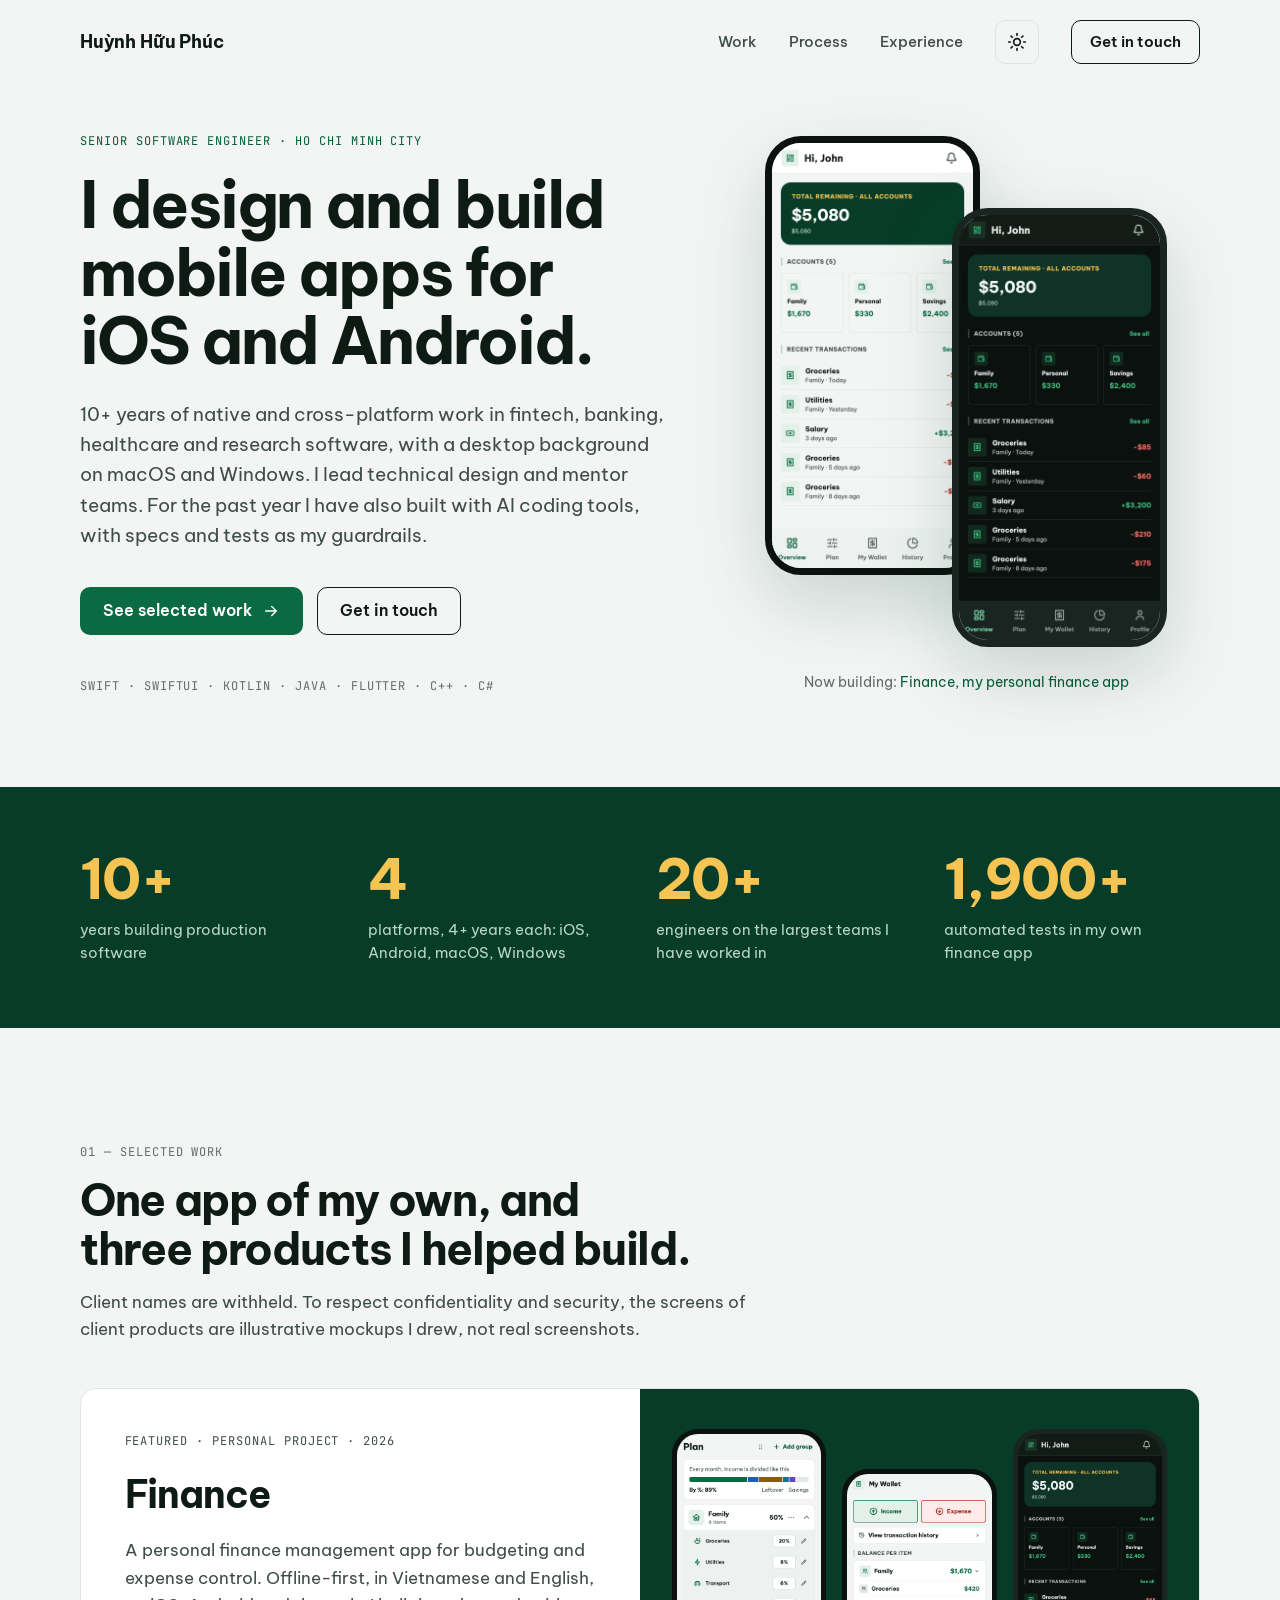
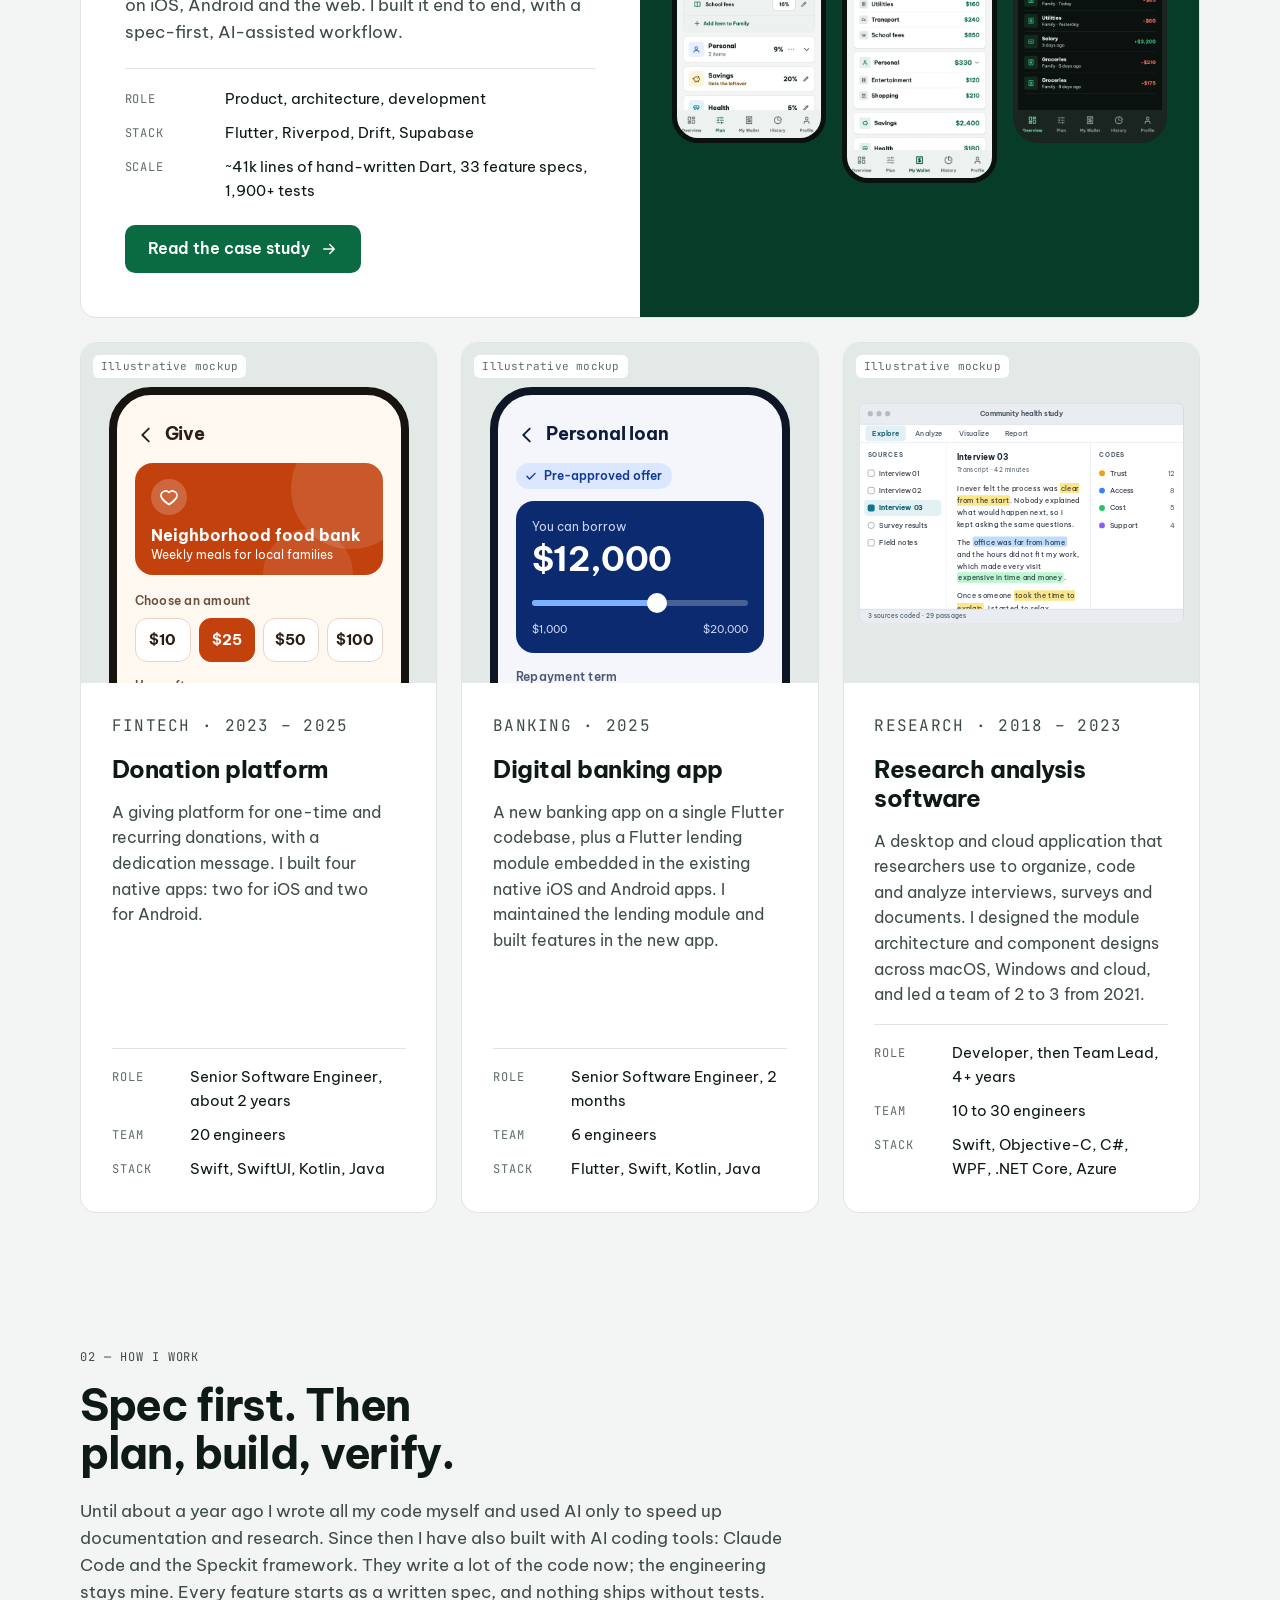
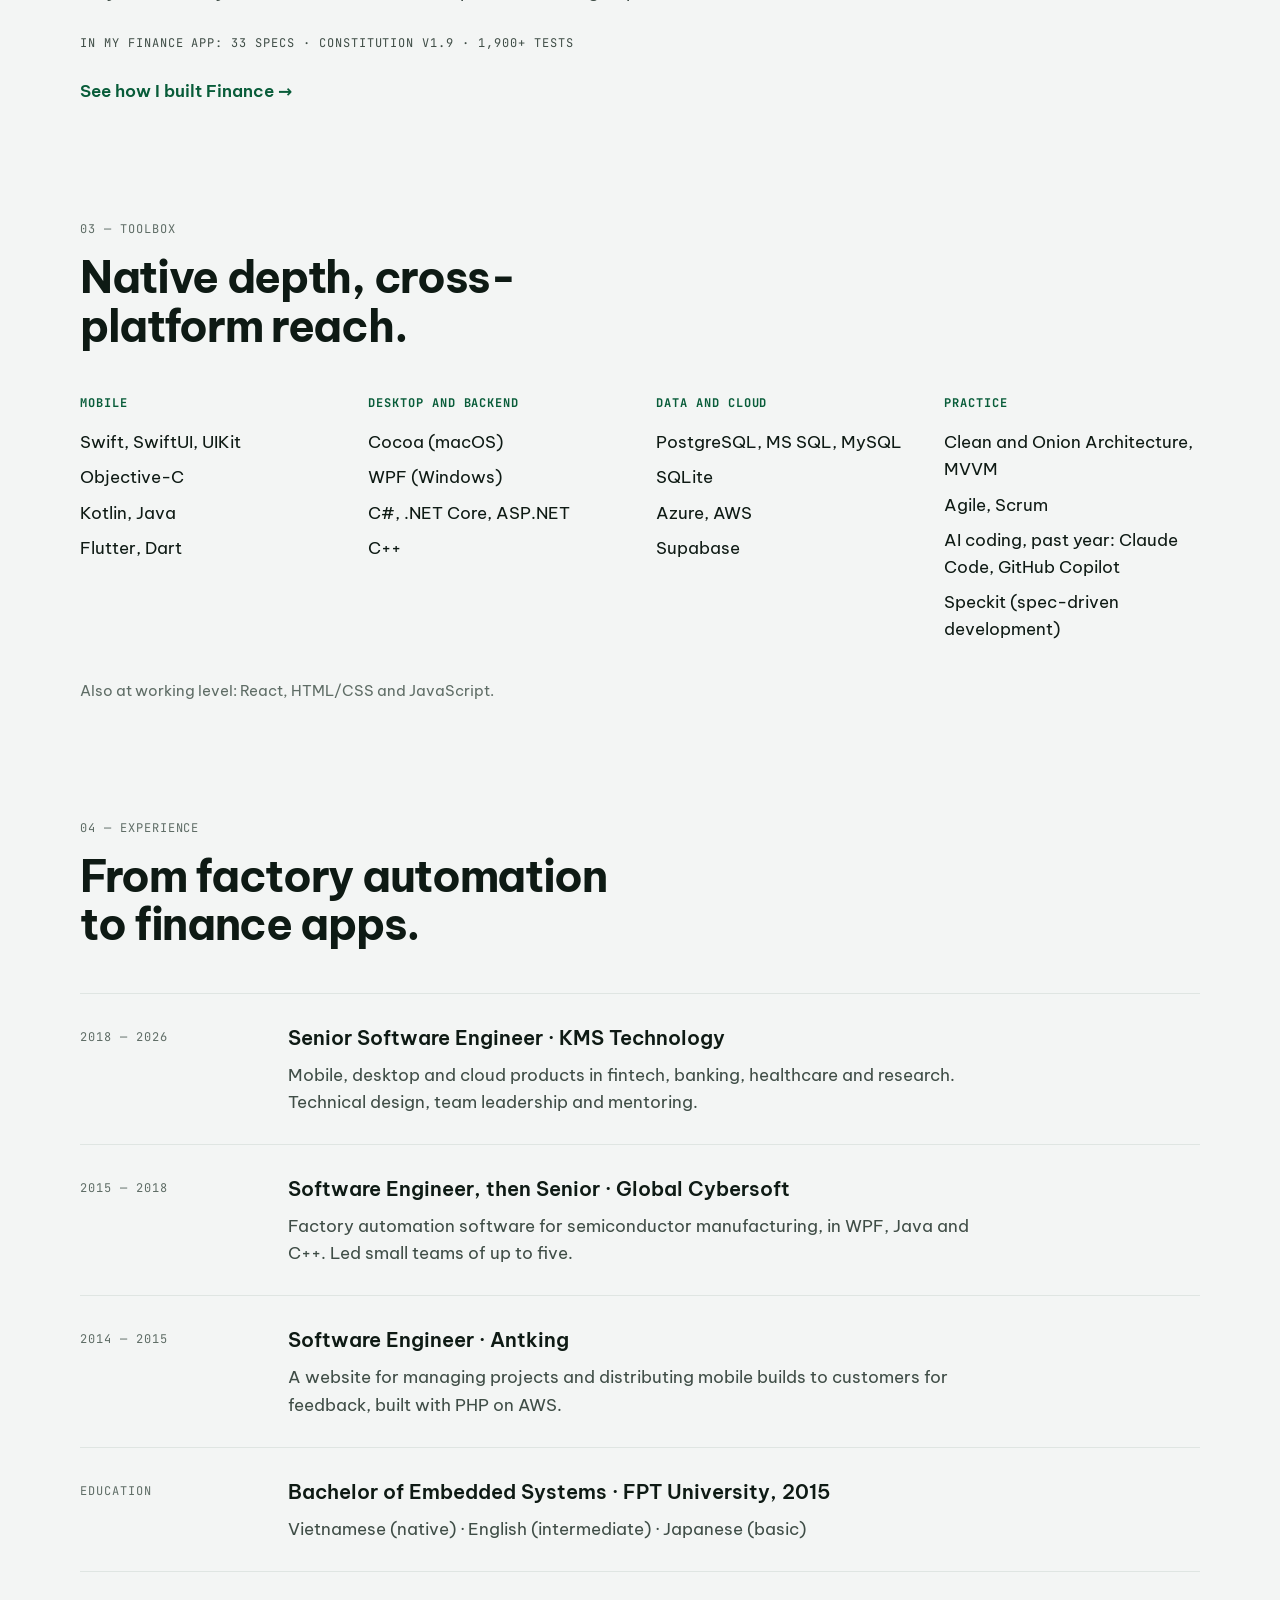
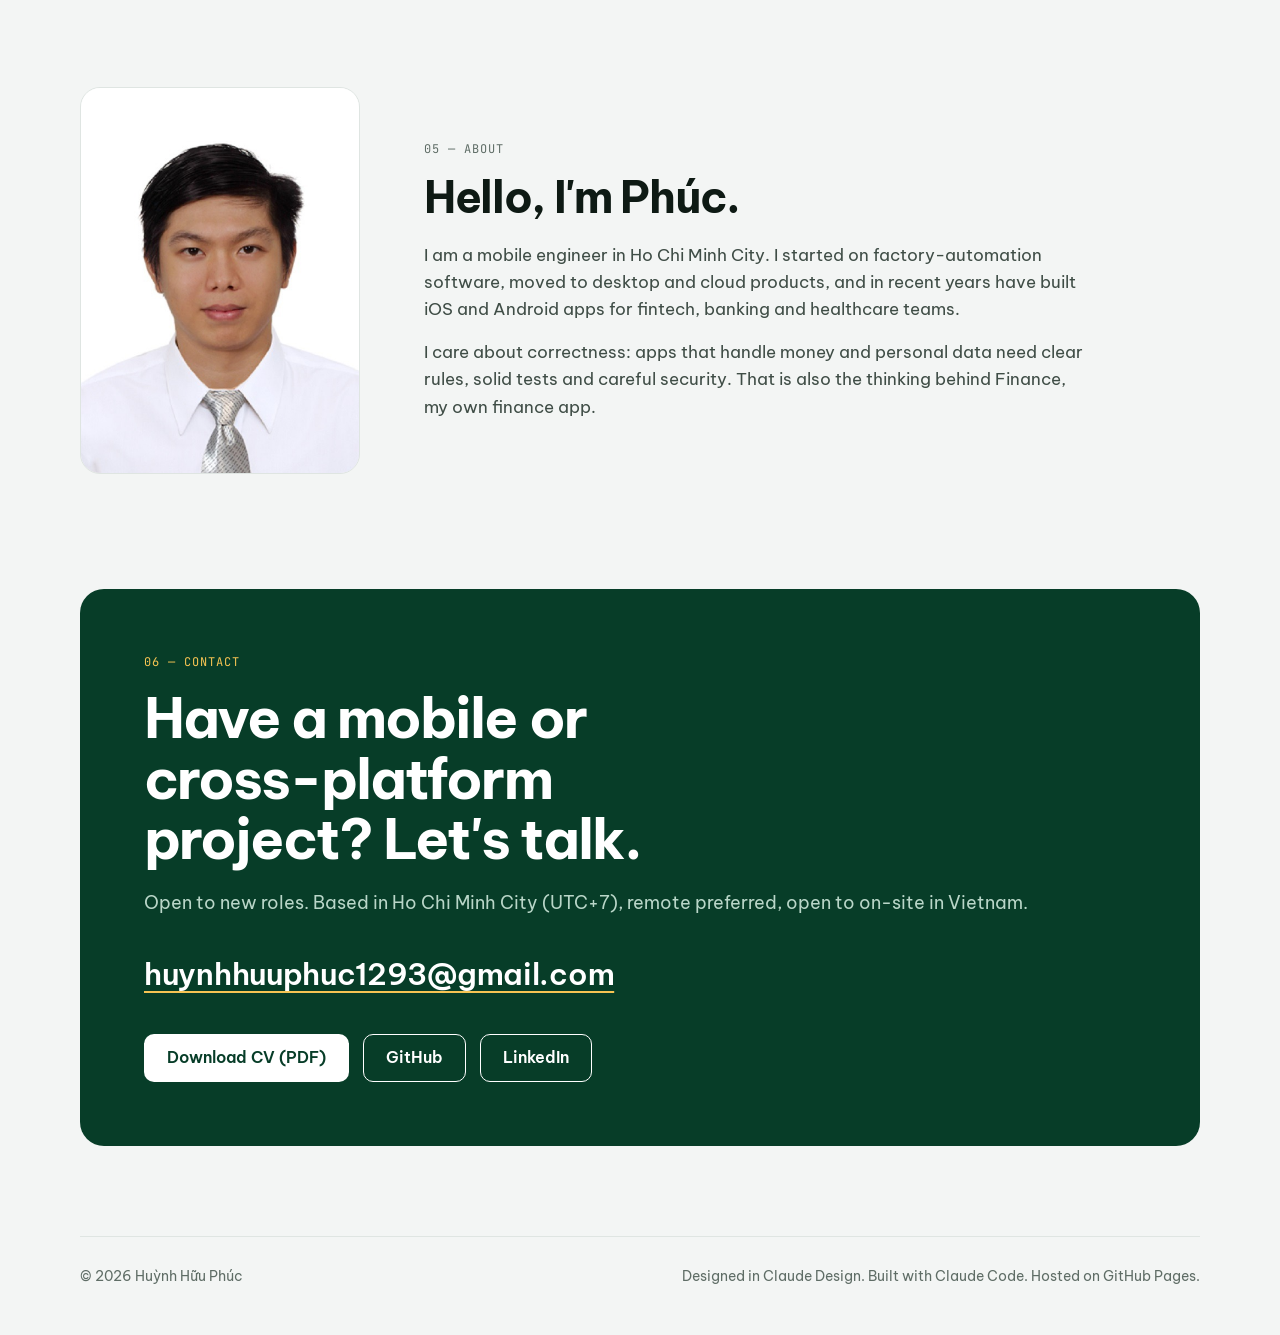
<file: index.html>
<!doctype html>
<html lang="en">
<head>
<meta charset="utf-8">
<meta name="viewport" content="width=device-width, initial-scale=1">
<title>Huỳnh Hữu Phúc · Senior Mobile Engineer (iOS, Android, Flutter)</title>
<meta name="description" content="Senior mobile engineer in Ho Chi Minh City with 10+ years of native and cross-platform work for iOS, Android and Flutter, plus a desktop background on macOS and Windows. Selected work, process and contact.">
<link rel="canonical" href="https://phuchuynh2712.github.io/my-portfolio/">
<meta property="og:type" content="website">
<meta property="og:title" content="Huỳnh Hữu Phúc · Senior Mobile Engineer">
<meta property="og:description" content="10+ years of native and cross-platform mobile apps for iOS and Android.">
<meta property="og:url" content="https://phuchuynh2712.github.io/my-portfolio/">
<meta property="og:image" content="https://phuchuynh2712.github.io/my-portfolio/assets/img/og.png">
<meta property="og:image:width" content="1200">
<meta property="og:image:height" content="630">
<meta property="og:image:alt" content="Huỳnh Hữu Phúc, Senior Mobile Engineer: iOS, Android, Flutter. 10+ years, Ho Chi Minh City.">
<meta name="twitter:card" content="summary_large_image">
<meta name="twitter:image" content="https://phuchuynh2712.github.io/my-portfolio/assets/img/og.png">
<meta name="theme-color" content="#073d28">
<link rel="icon" href="assets/img/favicon.svg" type="image/svg+xml">
<link rel="preconnect" href="https://fonts.googleapis.com">
<link rel="preconnect" href="https://fonts.gstatic.com" crossorigin>
<link rel="stylesheet" href="https://fonts.googleapis.com/css2?family=Be+Vietnam+Pro:wght@400;500;600;700&family=JetBrains+Mono:wght@400;500&display=swap">
<link rel="stylesheet" href="assets/css/styles.css">
<script src="assets/js/site.js"></script>
<script type="application/ld+json">
{
  "@context": "https://schema.org",
  "@type": "Person",
  "name": "Huỳnh Hữu Phúc",
  "jobTitle": "Senior Software Engineer",
  "image": "https://phuchuynh2712.github.io/my-portfolio/assets/img/portrait.jpg",
  "url": "https://phuchuynh2712.github.io/my-portfolio/",
  "address": { "@type": "PostalAddress", "addressLocality": "Ho Chi Minh City", "addressCountry": "VN" },
  "sameAs": [
    "https://github.com/phuchuynh2712",
    "https://www.linkedin.com/in/phuc-huynh-051a99437/"
  ]
}
</script>
</head>
<body id="top">
<a class="skip-link" href="#main">Skip to content</a>

<header class="site-header">
  <div class="container">
    <div class="bar">
      <a class="brand" href="#top">Huỳnh Hữu Phúc</a>
      <nav class="nav" aria-label="Main">
        <div class="nav-links">
          <a href="#work">Work</a>
          <a href="#process">Process</a>
          <a href="#experience">Experience</a>
        </div>
        <button class="theme-toggle" id="theme-toggle" type="button" aria-label="Switch between light and dark theme">
          <svg class="icon-sun" width="20" height="20" viewBox="0 0 24 24" fill="none" stroke="currentColor" stroke-width="2" stroke-linecap="round" stroke-linejoin="round" aria-hidden="true"><circle cx="12" cy="12" r="4"/><path d="M12 2v2M12 20v2M4.9 4.9l1.4 1.4M17.7 17.7l1.4 1.4M2 12h2M20 12h2M4.9 19.1l1.4-1.4M17.7 6.3l1.4-1.4"/></svg>
          <svg class="icon-moon" width="20" height="20" viewBox="0 0 24 24" fill="none" stroke="currentColor" stroke-width="2" stroke-linecap="round" stroke-linejoin="round" aria-hidden="true"><path d="M21 12.8A9 9 0 1 1 11.2 3a7 7 0 0 0 9.8 9.8z"/></svg>
        </button>
        <a class="btn btn--ghost btn--small" href="#contact">Get in touch</a>
      </nav>
    </div>
  </div>
</header>

<main id="main">

<section class="hero container" aria-labelledby="hero-title">
  <div class="hero-grid">
    <div class="hero-text">
      <p class="mono mono--accent">Senior Software Engineer · Ho Chi Minh City</p>
      <h1 id="hero-title">I design and build mobile apps for iOS and Android.</h1>
      <p class="lede">10+ years of native and cross-platform work in fintech, banking, healthcare and research software, with a desktop background on macOS and Windows. I lead technical design and mentor teams. For the past year I have also built with AI coding tools, with specs and tests as my guardrails.</p>
      <div class="cta-row">
        <a class="btn btn--primary" href="#work">See selected work
          <svg width="18" height="18" viewBox="0 0 24 24" fill="none" stroke="currentColor" stroke-width="2" stroke-linecap="round" stroke-linejoin="round" aria-hidden="true"><path d="M5 12h14M13 6l6 6-6 6"/></svg></a>
        <a class="btn btn--ghost" href="#contact">Get in touch</a>
      </div>
      <p class="mono skills-line">Swift · SwiftUI · Kotlin · Java · Flutter · C++ · C#</p>
    </div>
    <div class="hero-visual">
      <div class="hero-phones">
        <img class="phone" src="assets/img/ks-overview-light.png" width="820" height="1728" alt="Finance app, overview screen in light theme">
        <img class="phone phone--dark" src="assets/img/ks-overview-dark.png" width="820" height="1728" alt="Finance app, overview screen in dark theme">
      </div>
      <p class="hero-caption">Now building: <a href="finance/">Finance, my personal finance app</a></p>
    </div>
  </div>
</section>

<section class="stats" aria-label="At a glance">
  <div class="container">
    <div class="stats-grid">
      <div><div class="stat-num">10+</div><div class="stat-label">years building production software</div></div>
      <div><div class="stat-num">4</div><div class="stat-label">platforms, 4+ years each: iOS, Android, macOS, Windows</div></div>
      <div><div class="stat-num">20+</div><div class="stat-label">engineers on the largest teams I have worked in</div></div>
      <div><div class="stat-num">1,900+</div><div class="stat-label">automated tests in my own finance app</div></div>
    </div>
  </div>
</section>

<section class="section container" id="work" aria-labelledby="work-title">
  <div class="section-head">
    <p class="mono">01 — Selected work</p>
    <h2 id="work-title">One app of my own, and three products I helped build.</h2>
    <p class="intro">Client names are withheld. To respect confidentiality and security, the screens of client products are illustrative mockups I drew, not real screenshots.</p>
  </div>

  <article class="card featured">
    <div class="featured-text">
      <p class="mono mono--accent">Featured · Personal project · 2026</p>
      <h3>Finance</h3>
      <p>A personal finance management app for budgeting and expense control. Offline-first, in Vietnamese and English, on iOS, Android and the web. I built it end to end, with a spec-first, AI-assisted workflow.</p>
      <dl class="spec">
        <dt class="mono">Role</dt><dd>Product, architecture, development</dd>
        <dt class="mono">Stack</dt><dd>Flutter, Riverpod, Drift, Supabase</dd>
        <dt class="mono">Scale</dt><dd>~41k lines of hand-written Dart, 33 feature specs, 1,900+ tests</dd>
      </dl>
      <div>
        <a class="btn btn--primary" href="finance/">Read the case study
          <svg width="18" height="18" viewBox="0 0 24 24" fill="none" stroke="currentColor" stroke-width="2" stroke-linecap="round" stroke-linejoin="round" aria-hidden="true"><path d="M5 12h14M13 6l6 6-6 6"/></svg></a>
      </div>
    </div>
    <div class="featured-panel">
      <div class="featured-shots">
        <img class="phone phone--sm" src="assets/img/ks-plan-light.png" width="820" height="1728" loading="lazy" alt="Finance plan screen: income split across groups and items">
        <img class="phone phone--sm" src="assets/img/ks-wallet-light.png" width="820" height="1728" loading="lazy" alt="Finance wallet screen: balance per item">
        <img class="phone phone--sm phone--dark" src="assets/img/ks-overview-dark.png" width="820" height="1728" loading="lazy" alt="Finance overview screen in dark theme">
      </div>
    </div>
  </article>

  <div class="projects">

    <article class="card project">
      <div class="project-media project-media--phone">
        <span class="mono mock-badge" style="text-transform:none; letter-spacing:0.02em">Illustrative mockup</span>
        <div class="mock-phone">
          <div role="img" aria-label="Illustrative mockup of a donation app: choose an amount, how often to give, and a dedication message" style="width:300px; height:620px; box-sizing:border-box; border:8px solid #17130F; border-radius:42px; background:#FFF8F1; overflow:hidden; font-family:'Be Vietnam Pro',system-ui,sans-serif; color:#2B1D14">
            <div style="padding:18px 18px 0; display:flex; flex-direction:column">
              <div style="display:flex; align-items:center; gap:8px; height:44px">
                <svg width="22" height="22" viewBox="0 0 24 24" fill="none" stroke="#2B1D14" stroke-width="2" stroke-linecap="round" stroke-linejoin="round" aria-hidden="true"><path d="M15 5l-7 7 7 7"/></svg>
                <span style="font-weight:700; font-size:18px; letter-spacing:-0.01em">Give</span>
              </div>
              <div style="margin-top:6px; border-radius:18px; background:#C2410C; height:112px; box-sizing:border-box; padding:16px; color:#FFFFFF; position:relative; overflow:hidden">
                <div style="position:absolute; right:-28px; top:-34px; width:120px; height:120px; border-radius:60px; background:rgba(255,255,255,0.12)"></div>
                <div style="position:absolute; right:30px; bottom:-44px; width:90px; height:90px; border-radius:45px; background:rgba(255,255,255,0.1)"></div>
                <div style="width:36px; height:36px; border-radius:18px; background:rgba(255,255,255,0.2); display:flex; align-items:center; justify-content:center">
                  <svg width="20" height="20" viewBox="0 0 24 24" fill="none" stroke="#FFFFFF" stroke-width="2" stroke-linecap="round" stroke-linejoin="round" aria-hidden="true"><path d="M12 21s-7-4.5-9.3-9A5.5 5.5 0 0 1 12 6.6 5.5 5.5 0 0 1 21.3 12C19 16.5 12 21 12 21z"/></svg>
                </div>
                <div style="margin-top:10px; font-weight:700; font-size:16px; line-height:1.25">Neighborhood food bank</div>
                <div style="margin-top:2px; font-size:12px; line-height:1.3">Weekly meals for local families</div>
              </div>
              <div style="margin-top:16px; font-size:12px; font-weight:600; color:#6B4F3F; letter-spacing:0.02em">Choose an amount</div>
              <div style="margin-top:8px; display:grid; grid-template-columns:repeat(4,minmax(0,1fr)); gap:8px">
                <div style="height:44px; border-radius:12px; background:#FFFFFF; border:1.5px solid #E9D3C2; display:flex; align-items:center; justify-content:center; font-weight:700; font-size:15px">$10</div>
                <div style="height:44px; border-radius:12px; background:#C2410C; border:1.5px solid #C2410C; color:#FFFFFF; display:flex; align-items:center; justify-content:center; font-weight:700; font-size:15px">$25</div>
                <div style="height:44px; border-radius:12px; background:#FFFFFF; border:1.5px solid #E9D3C2; display:flex; align-items:center; justify-content:center; font-weight:700; font-size:15px">$50</div>
                <div style="height:44px; border-radius:12px; background:#FFFFFF; border:1.5px solid #E9D3C2; display:flex; align-items:center; justify-content:center; font-weight:700; font-size:15px">$100</div>
              </div>
              <div style="margin-top:14px; font-size:12px; font-weight:600; color:#6B4F3F; letter-spacing:0.02em">How often</div>
              <div style="margin-top:8px; display:grid; grid-template-columns:repeat(2,minmax(0,1fr)); gap:8px">
                <div style="height:40px; border-radius:20px; background:#FFFFFF; border:1.5px solid #E9D3C2; display:flex; align-items:center; justify-content:center; font-weight:600; font-size:13px">One-time</div>
                <div style="height:40px; border-radius:20px; background:#FFFFFF; border:1.5px solid #E9D3C2; display:flex; align-items:center; justify-content:center; font-weight:600; font-size:13px">Weekly</div>
                <div style="height:40px; border-radius:20px; background:#FFFFFF; border:1.5px solid #E9D3C2; display:flex; align-items:center; justify-content:center; font-weight:600; font-size:13px">Fortnightly</div>
                <div style="height:40px; border-radius:20px; background:#2B1D14; border:1.5px solid #2B1D14; color:#FFFFFF; display:flex; align-items:center; justify-content:center; font-weight:600; font-size:13px">Monthly</div>
              </div>
              <div style="margin-top:14px; font-size:12px; font-weight:600; color:#6B4F3F; letter-spacing:0.02em">Dedicate this gift</div>
              <div style="margin-top:8px; height:64px; border-radius:12px; background:#FFFFFF; border:1.5px solid #E9D3C2; box-sizing:border-box; padding:10px 12px; font-size:13px; line-height:1.4; color:#2B1D14">In honor of Grandma Rose, who always cooked for everyone.</div>
              <div style="margin-top:16px; height:52px; border-radius:14px; background:#C2410C; color:#FFFFFF; display:flex; align-items:center; justify-content:center; font-weight:700; font-size:16px">Give $25 monthly</div>
            </div>
          </div>
        </div>
      </div>
      <div class="project-body">
        <p class="mono">Fintech · 2023 – 2025</p>
        <h3>Donation platform</h3>
        <p>A giving platform for one-time and recurring donations, with a dedication message. I built four native apps: two for iOS and two for Android.</p>
        <dl class="spec">
          <dt class="mono">Role</dt><dd>Senior Software Engineer, about 2 years</dd>
          <dt class="mono">Team</dt><dd>20 engineers</dd>
          <dt class="mono">Stack</dt><dd>Swift, SwiftUI, Kotlin, Java</dd>
        </dl>
      </div>
    </article>

    <article class="card project">
      <div class="project-media project-media--phone">
        <span class="mono mock-badge" style="text-transform:none; letter-spacing:0.02em">Illustrative mockup</span>
        <div class="mock-phone">
          <div role="img" aria-label="Illustrative mockup of a banking app: a pre-approved personal loan offer with an amount slider, a repayment term and a repayment summary" style="width:300px; height:620px; box-sizing:border-box; border:8px solid #0E1626; border-radius:42px; background:#F4F6FB; overflow:hidden; font-family:'Be Vietnam Pro',system-ui,sans-serif; color:#0E1B3D">
            <div style="padding:18px 18px 0; display:flex; flex-direction:column">
              <div style="display:flex; align-items:center; gap:8px; height:44px">
                <svg width="22" height="22" viewBox="0 0 24 24" fill="none" stroke="#0E1B3D" stroke-width="2" stroke-linecap="round" stroke-linejoin="round" aria-hidden="true"><path d="M15 5l-7 7 7 7"/></svg>
                <span style="font-weight:700; font-size:18px; letter-spacing:-0.01em">Personal loan</span>
              </div>
              <div style="margin-top:6px; align-self:flex-start; height:26px; padding:0 10px 0 8px; border-radius:13px; background:#DBE7FF; color:#123A91; display:flex; align-items:center; gap:6px; font-weight:600; font-size:12px">
                <svg width="14" height="14" viewBox="0 0 24 24" fill="none" stroke="#123A91" stroke-width="2.4" stroke-linecap="round" stroke-linejoin="round" aria-hidden="true"><path d="M5 12.5l4.5 4.5L19 7.5"/></svg>
                Pre-approved offer
              </div>
              <div style="margin-top:12px; border-radius:18px; background:#0B2A6F; color:#FFFFFF; padding:16px 16px 14px">
                <div style="font-size:12px; color:#C9D6F5">You can borrow</div>
                <div style="margin-top:4px; font-weight:700; font-size:34px; letter-spacing:-0.02em; line-height:1.1">$12,000</div>
                <div style="margin-top:16px; position:relative; height:20px">
                  <div style="position:absolute; left:0; right:0; top:7px; height:6px; border-radius:3px; background:rgba(255,255,255,0.25)"></div>
                  <div style="position:absolute; left:0; width:58%; top:7px; height:6px; border-radius:3px; background:#7FB0FF"></div>
                  <div style="position:absolute; left:calc(58% - 10px); top:0; width:20px; height:20px; border-radius:10px; background:#FFFFFF"></div>
                </div>
                <div style="margin-top:8px; display:flex; justify-content:space-between; font-size:11px; color:#C9D6F5"><span>$1,000</span><span>$20,000</span></div>
              </div>
              <div style="margin-top:14px; font-size:12px; font-weight:600; color:#4B5878; letter-spacing:0.02em">Repayment term</div>
              <div style="margin-top:8px; display:grid; grid-template-columns:repeat(3,minmax(0,1fr)); gap:8px">
                <div style="height:40px; border-radius:12px; background:#FFFFFF; border:1.5px solid #D5DCEC; display:flex; align-items:center; justify-content:center; font-weight:600; font-size:13px">12 mo</div>
                <div style="height:40px; border-radius:12px; background:#2563EB; border:1.5px solid #2563EB; color:#FFFFFF; display:flex; align-items:center; justify-content:center; font-weight:600; font-size:13px">24 mo</div>
                <div style="height:40px; border-radius:12px; background:#FFFFFF; border:1.5px solid #D5DCEC; display:flex; align-items:center; justify-content:center; font-weight:600; font-size:13px">36 mo</div>
              </div>
              <div style="margin-top:14px; border-radius:14px; background:#FFFFFF; border:1px solid #E1E6F2; padding:4px 14px">
                <div style="display:flex; justify-content:space-between; align-items:center; height:36px; border-bottom:1px solid #E8ECF5; font-size:13px"><span style="color:#4B5878">Monthly repayment</span><span style="font-weight:700">$553</span></div>
                <div style="display:flex; justify-content:space-between; align-items:center; height:36px; border-bottom:1px solid #E8ECF5; font-size:13px"><span style="color:#4B5878">Interest rate</span><span style="font-weight:700">9.9% p.a.</span></div>
                <div style="display:flex; justify-content:space-between; align-items:center; height:36px; font-size:13px"><span style="color:#4B5878">Total repayable</span><span style="font-weight:700">$13,272</span></div>
              </div>
              <div style="margin-top:8px; font-size:11px; color:#4B5878">Illustrative figures only.</div>
              <div style="margin-top:12px; height:52px; border-radius:14px; background:#2563EB; color:#FFFFFF; display:flex; align-items:center; justify-content:center; font-weight:700; font-size:16px">Continue</div>
            </div>
          </div>
        </div>
      </div>
      <div class="project-body">
        <p class="mono">Banking · 2025</p>
        <h3>Digital banking app</h3>
        <p>A new banking app on a single Flutter codebase, plus a Flutter lending module embedded in the existing native iOS and Android apps. I maintained the lending module and built features in the new app.</p>
        <dl class="spec">
          <dt class="mono">Role</dt><dd>Senior Software Engineer, 2 months</dd>
          <dt class="mono">Team</dt><dd>6 engineers</dd>
          <dt class="mono">Stack</dt><dd>Flutter, Swift, Kotlin, Java</dd>
        </dl>
      </div>
    </article>

    <article class="card project">
      <div class="project-media project-media--window">
        <span class="mono mock-badge" style="text-transform:none; letter-spacing:0.02em">Illustrative mockup</span>
        <div class="mock-scale"><div>
          <div role="img" aria-label="Illustrative mockup of research analysis software: a list of sources, an interview transcript with highlighted passages, and a panel of codes with counts" style="width:560px; height:380px; box-sizing:border-box; border:1px solid #C5CCD4; border-radius:12px; background:#F6F7F9; overflow:hidden; display:flex; flex-direction:column; font-family:'Be Vietnam Pro',system-ui,sans-serif; color:#1F2933">
            <div style="height:36px; flex:0 0 36px; background:#E9ECF0; border-bottom:1px solid #D3D9E0; display:flex; align-items:center; padding:0 14px; position:relative">
              <div style="display:flex; gap:6px"><div style="width:9px; height:9px; border-radius:5px; background:#B4BDC7"></div><div style="width:9px; height:9px; border-radius:5px; background:#B4BDC7"></div><div style="width:9px; height:9px; border-radius:5px; background:#B4BDC7"></div></div>
              <div style="position:absolute; left:0; right:0; text-align:center; font-size:12px; font-weight:600; color:#3E4C59">Community health study</div>
            </div>
            <div style="height:32px; flex:0 0 32px; background:#FFFFFF; border-bottom:1px solid #E1E5EA; display:flex; align-items:center; gap:4px; padding:0 10px; font-size:12px; font-weight:500">
              <div style="padding:4px 12px; border-radius:6px; background:#E3F1F5; color:#0B5C73; font-weight:600">Explore</div>
              <div style="padding:4px 12px; color:#52606D">Analyze</div>
              <div style="padding:4px 12px; color:#52606D">Visualize</div>
              <div style="padding:4px 12px; color:#52606D">Report</div>
            </div>
            <div style="flex:1 1 auto; display:flex; min-height:0">
              <div style="width:150px; flex:0 0 150px; box-sizing:border-box; background:#FFFFFF; border-right:1px solid #E1E5EA; padding:12px 8px">
                <div style="padding:0 6px; font-size:11px; font-weight:700; letter-spacing:0.08em; color:#52606D">SOURCES</div>
                <div style="margin-top:8px; display:flex; flex-direction:column; gap:2px; font-size:12px">
                  <div style="height:28px; display:flex; align-items:center; gap:8px; padding:0 6px; border-radius:6px"><div style="width:12px; height:12px; border-radius:3px; border:1.5px solid #7B8794"></div>Interview 01</div>
                  <div style="height:28px; display:flex; align-items:center; gap:8px; padding:0 6px; border-radius:6px"><div style="width:12px; height:12px; border-radius:3px; border:1.5px solid #7B8794"></div>Interview 02</div>
                  <div style="height:28px; display:flex; align-items:center; gap:8px; padding:0 6px; border-radius:6px; background:#E3F1F5; font-weight:700; color:#0B5C73"><div style="width:12px; height:12px; border-radius:3px; background:#0E7490"></div>Interview 03</div>
                  <div style="height:28px; display:flex; align-items:center; gap:8px; padding:0 6px; border-radius:6px"><div style="width:12px; height:12px; border-radius:6px; border:1.5px solid #7B8794"></div>Survey results</div>
                  <div style="height:28px; display:flex; align-items:center; gap:8px; padding:0 6px; border-radius:6px"><div style="width:12px; height:12px; border-radius:3px; border:1.5px solid #7B8794"></div>Field notes</div>
                </div>
              </div>
              <div style="flex:1 1 auto; min-width:0; box-sizing:border-box; background:#FFFFFF; padding:14px 18px; overflow:hidden">
                <div style="font-size:14px; font-weight:700">Interview 03</div>
                <div style="margin-top:2px; font-size:11px; color:#52606D">Transcript · 42 minutes</div>
                <div style="margin-top:12px; font-size:12.5px; line-height:1.65">
                  <p style="margin:0">I never felt the process was <span style="background:#FDE68A; padding:1px 2px; border-radius:3px">clear from the start</span>. Nobody explained what would happen next, so I kept asking the same questions.</p>
                  <p style="margin:10px 0 0">The <span style="background:#BFDBFE; padding:1px 2px; border-radius:3px">office was far from home</span> and the hours did not fit my work, which made every visit <span style="background:#BBF7D0; padding:1px 2px; border-radius:3px">expensive in time and money</span>.</p>
                  <p style="margin:10px 0 0">Once someone <span style="background:#FDE68A; padding:1px 2px; border-radius:3px">took the time to explain</span>, I started to relax.</p>
                </div>
              </div>
              <div style="width:160px; flex:0 0 160px; box-sizing:border-box; background:#FFFFFF; border-left:1px solid #E1E5EA; padding:12px 10px">
                <div style="padding:0 4px; font-size:11px; font-weight:700; letter-spacing:0.08em; color:#52606D">CODES</div>
                <div style="margin-top:8px; display:flex; flex-direction:column; gap:2px; font-size:12px">
                  <div style="height:28px; display:flex; align-items:center; gap:8px; padding:0 4px"><div style="width:10px; height:10px; border-radius:5px; background:#F59E0B"></div><span style="flex:1 1 auto">Trust</span><span style="color:#52606D">12</span></div>
                  <div style="height:28px; display:flex; align-items:center; gap:8px; padding:0 4px"><div style="width:10px; height:10px; border-radius:5px; background:#3B82F6"></div><span style="flex:1 1 auto">Access</span><span style="color:#52606D">8</span></div>
                  <div style="height:28px; display:flex; align-items:center; gap:8px; padding:0 4px"><div style="width:10px; height:10px; border-radius:5px; background:#22C55E"></div><span style="flex:1 1 auto">Cost</span><span style="color:#52606D">5</span></div>
                  <div style="height:28px; display:flex; align-items:center; gap:8px; padding:0 4px"><div style="width:10px; height:10px; border-radius:5px; background:#8B5CF6"></div><span style="flex:1 1 auto">Support</span><span style="color:#52606D">4</span></div>
                </div>
              </div>
            </div>
            <div style="height:24px; flex:0 0 24px; background:#E9ECF0; border-top:1px solid #D3D9E0; display:flex; align-items:center; padding:0 14px; font-size:11px; color:#3E4C59">3 sources coded · 29 passages</div>
          </div>
        </div></div>
      </div>
      <div class="project-body">
        <p class="mono">Research · 2018 – 2023</p>
        <h3>Research analysis software</h3>
        <p>A desktop and cloud application that researchers use to organize, code and analyze interviews, surveys and documents. I designed the module architecture and component designs across macOS, Windows and cloud, and led a team of 2 to 3 from 2021.</p>
        <dl class="spec">
          <dt class="mono">Role</dt><dd>Developer, then Team Lead, 4+ years</dd>
          <dt class="mono">Team</dt><dd>10 to 30 engineers</dd>
          <dt class="mono">Stack</dt><dd>Swift, Objective-C, C#, WPF, .NET Core, Azure</dd>
        </dl>
      </div>
    </article>

  </div>
</section>

<section class="section container" id="process" aria-labelledby="process-title">
  <div class="process-copy">
    <p class="mono">02 — How I work</p>
    <h2 id="process-title">Spec first. Then plan, build, verify.</h2>
    <p>Until about a year ago I wrote all my code myself and used AI only to speed up documentation and research. Since then I have also built with AI coding tools: Claude Code and the Speckit framework. They write a lot of the code now; the engineering stays mine. Every feature starts as a written spec, and nothing ships without tests.</p>
    <p class="proof mono">In my finance app: 33 specs · Constitution v1.9 · 1,900+ tests</p>
    <p class="process-link"><a href="finance/">See how I built Finance →</a></p>
  </div>
</section>

<section class="section container" id="toolbox" aria-labelledby="toolbox-title">
  <div class="section-head">
    <p class="mono">03 — Toolbox</p>
    <h2 id="toolbox-title">Native depth, cross-platform reach.</h2>
  </div>
  <div class="toolbox">
    <div><h3 class="mono mono--accent">Mobile</h3>
      <ul><li>Swift, SwiftUI, UIKit</li><li>Objective-C</li><li>Kotlin, Java</li><li>Flutter, Dart</li></ul></div>
    <div><h3 class="mono mono--accent">Desktop and backend</h3>
      <ul><li>Cocoa (macOS)</li><li>WPF (Windows)</li><li>C#, .NET Core, ASP.NET</li><li>C++</li></ul></div>
    <div><h3 class="mono mono--accent">Data and cloud</h3>
      <ul><li>PostgreSQL, MS SQL, MySQL</li><li>SQLite</li><li>Azure, AWS</li><li>Supabase</li></ul></div>
    <div><h3 class="mono mono--accent">Practice</h3>
      <ul><li>Clean and Onion Architecture, MVVM</li><li>Agile, Scrum</li><li>AI coding, past year: Claude Code, GitHub Copilot</li><li>Speckit (spec-driven development)</li></ul></div>
  </div>
  <p class="note">Also at working level: React, HTML/CSS and JavaScript.</p>
</section>

<section class="section container" id="experience" aria-labelledby="experience-title">
  <div class="section-head">
    <p class="mono">04 — Experience</p>
    <h2 id="experience-title">From factory automation to finance apps.</h2>
  </div>
  <div class="timeline">
    <div class="role"><div class="mono when">2018 — 2026</div><div class="what"><h3>Senior Software Engineer · KMS Technology</h3><p>Mobile, desktop and cloud products in fintech, banking, healthcare and research. Technical design, team leadership and mentoring.</p></div></div>
    <div class="role"><div class="mono when">2015 — 2018</div><div class="what"><h3>Software Engineer, then Senior · Global Cybersoft</h3><p>Factory automation software for semiconductor manufacturing, in WPF, Java and C++. Led small teams of up to five.</p></div></div>
    <div class="role"><div class="mono when">2014 — 2015</div><div class="what"><h3>Software Engineer · Antking</h3><p>A website for managing projects and distributing mobile builds to customers for feedback, built with PHP on AWS.</p></div></div>
    <div class="role"><div class="mono when">Education</div><div class="what"><h3>Bachelor of Embedded Systems · FPT University, 2015</h3><p>Vietnamese (native) · English (intermediate) · Japanese (basic)</p></div></div>
  </div>
</section>

<section class="section container" id="about" aria-labelledby="about-title">
  <div class="about">
    <img src="assets/img/portrait.jpg" width="506" height="700" loading="lazy" alt="Portrait of Huỳnh Hữu Phúc">
    <div class="about-text">
      <p class="mono">05 — About</p>
      <h2 id="about-title">Hello, I'm Phúc.</h2>
      <p>I am a mobile engineer in Ho Chi Minh City. I started on factory-automation software, moved to desktop and cloud products, and in recent years have built iOS and Android apps for fintech, banking and healthcare teams.</p>
      <p>I care about correctness: apps that handle money and personal data need clear rules, solid tests and careful security. That is also the thinking behind Finance, my own finance app.</p>
    </div>
  </div>
</section>

<section class="container contact-wrap" id="contact" aria-labelledby="contact-title">
  <div class="contact">
    <p class="mono">06 — Contact</p>
    <h2 id="contact-title">Have a mobile or cross-platform project? Let's talk.</h2>
    <p class="contact-note">Open to new roles. Based in Ho Chi Minh City (UTC+7), remote preferred, open to on-site in Vietnam.</p>
    <a class="contact-mail" href="mailto:huynhhuuphuc1293@gmail.com">huynhhuuphuc1293@gmail.com</a>
    <div class="cta-row">
      <a class="btn btn--light" href="assets/cv/Huynh-Huu-Phuc-CV.pdf" download>Download CV (PDF)</a>
      <a class="btn btn--on-hero" href="https://github.com/phuchuynh2712" rel="me noopener">GitHub</a>
      <a class="btn btn--on-hero" href="https://www.linkedin.com/in/phuc-huynh-051a99437/" rel="me noopener">LinkedIn</a>
    </div>
  </div>
</section>

</main>

<footer class="site-footer">
  <div class="container">
    <div class="row">
      <span>© 2026 Huỳnh Hữu Phúc</span>
      <span>Designed in Claude Design. Built with Claude Code. Hosted on GitHub Pages.</span>
    </div>
  </div>
</footer>

</body>
</html>
</file>
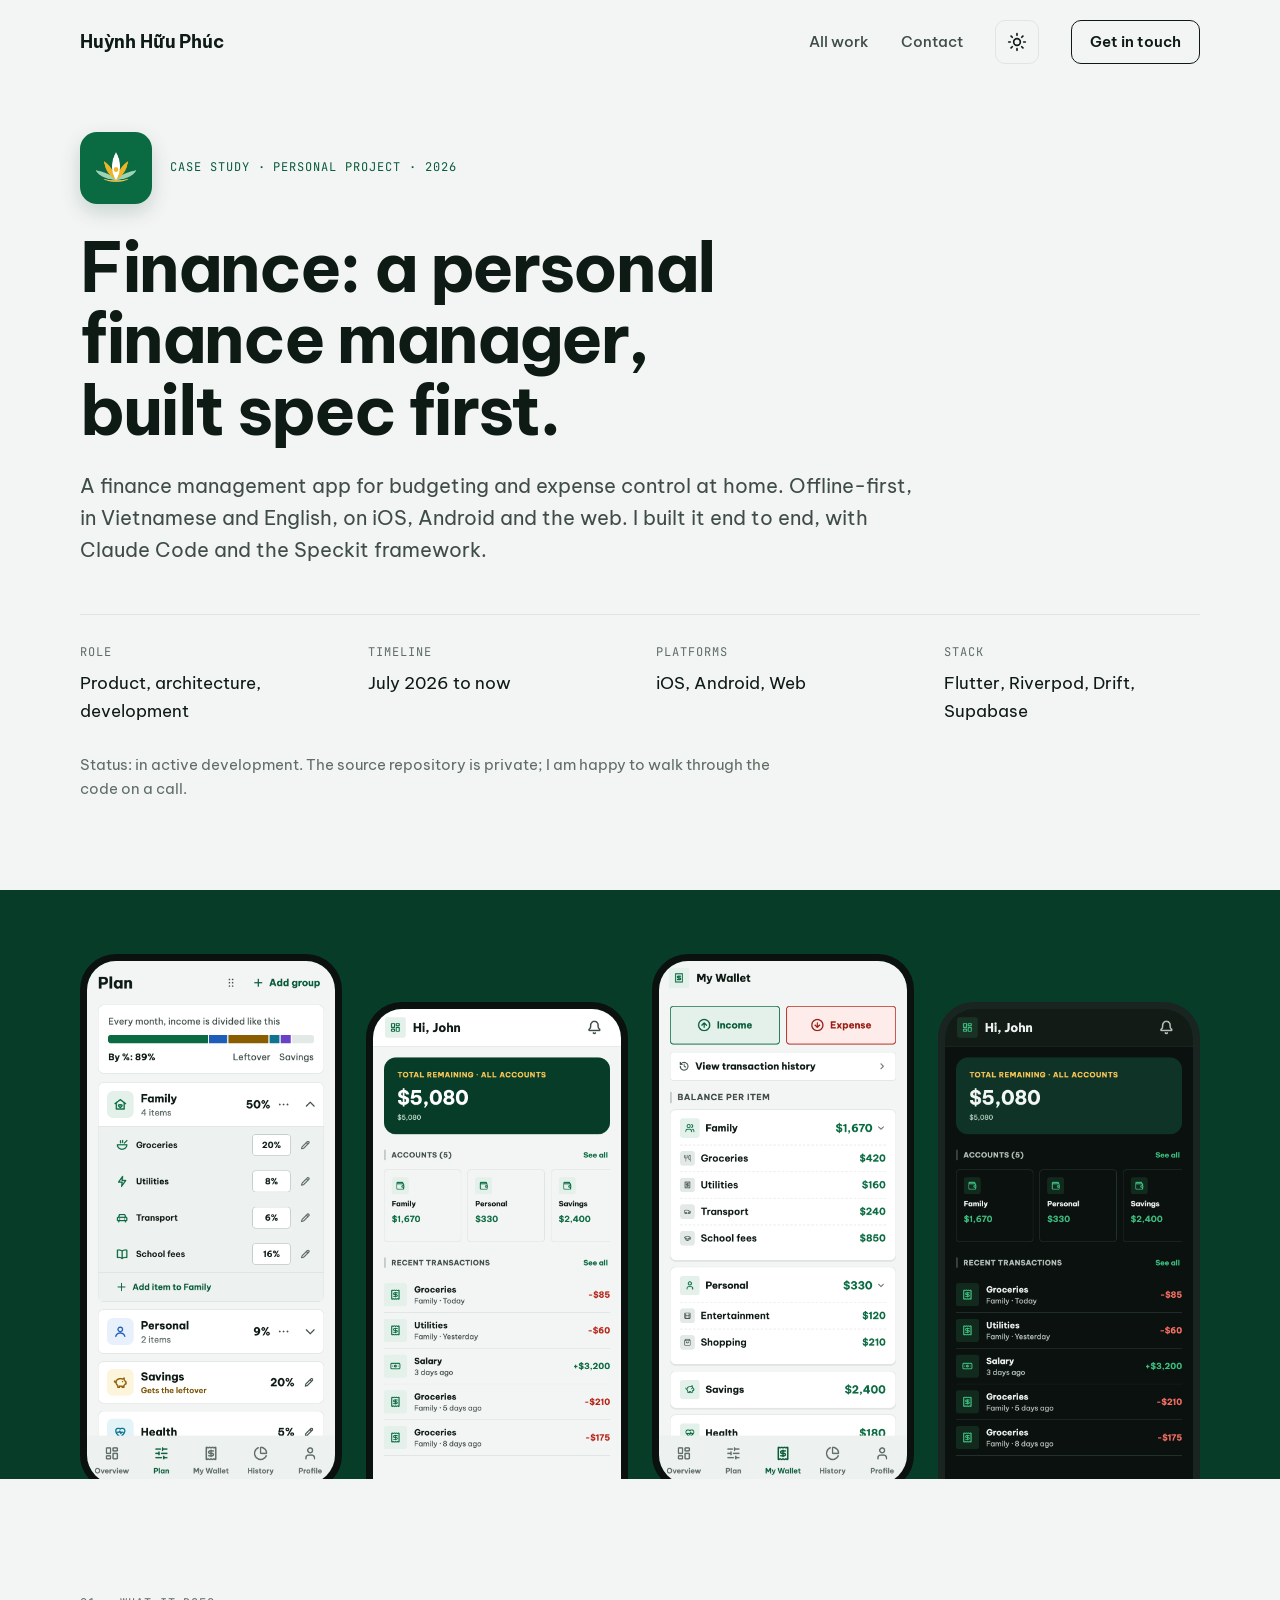
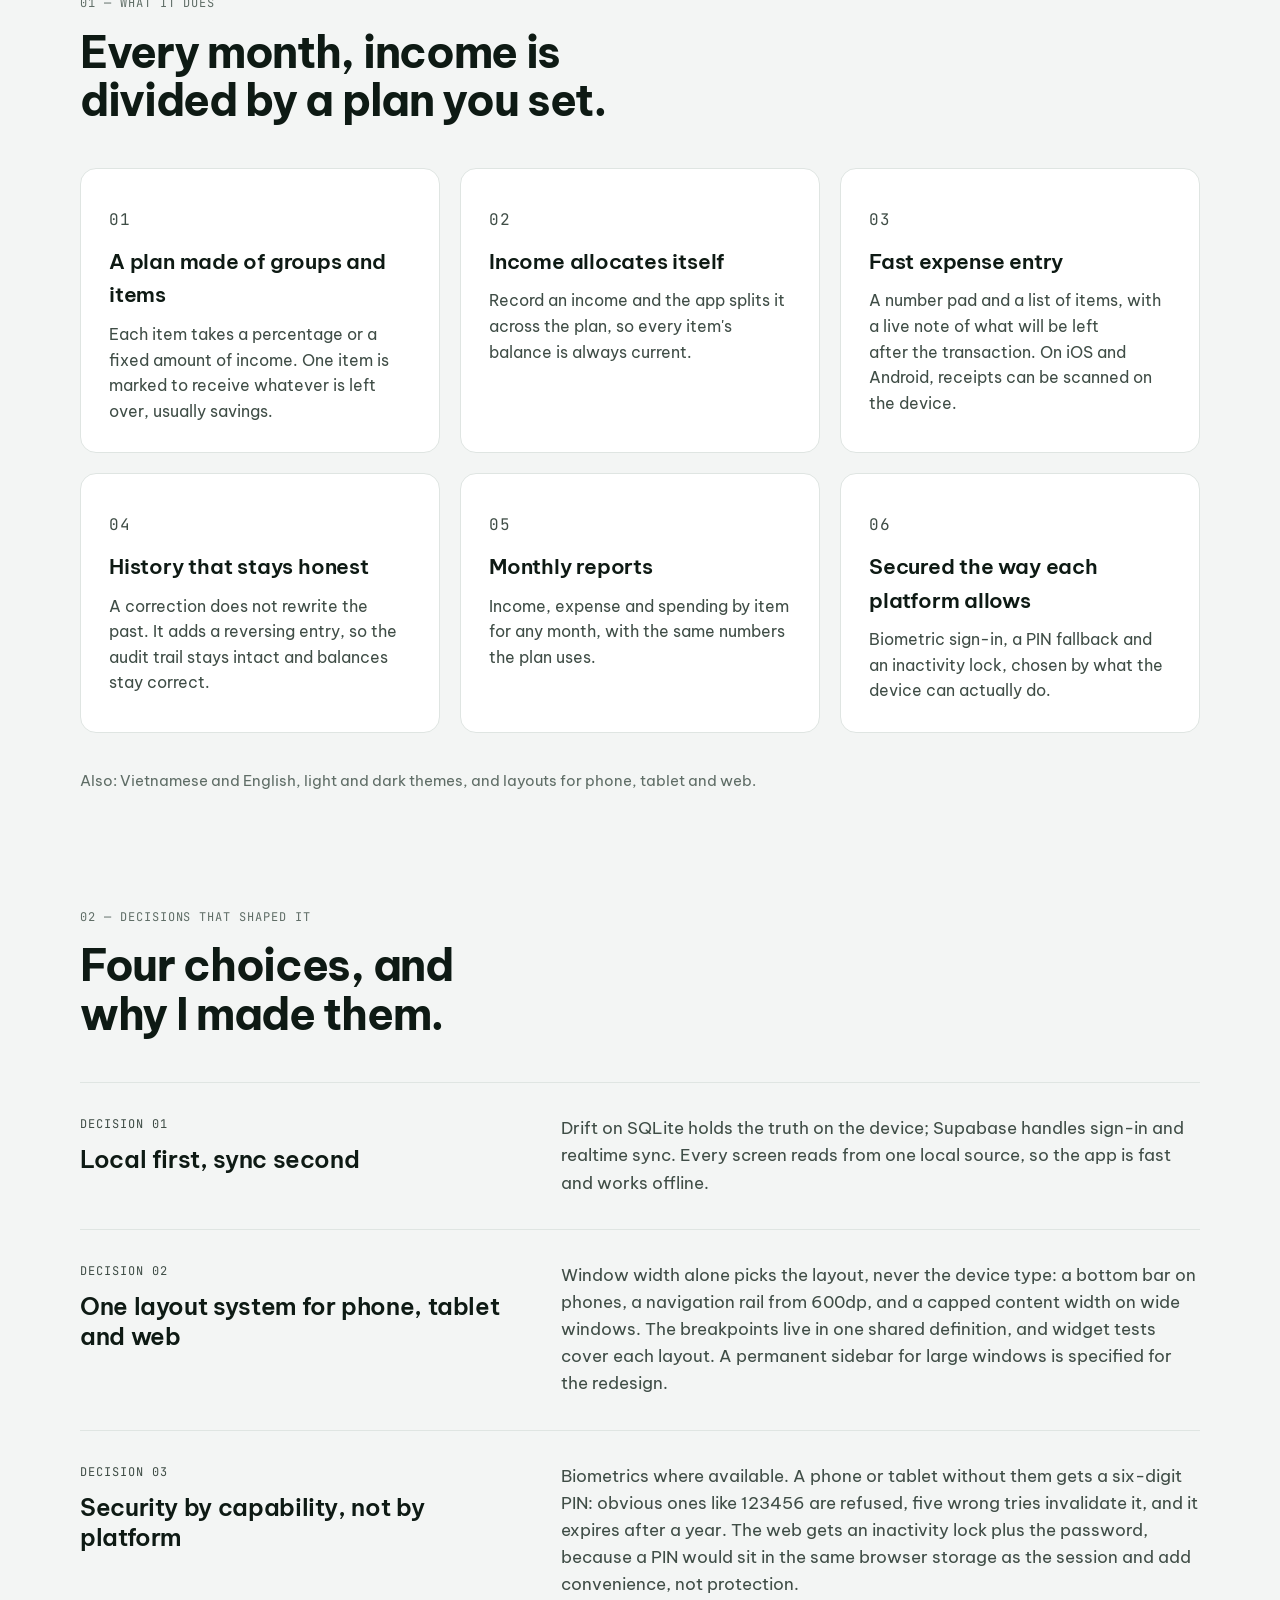
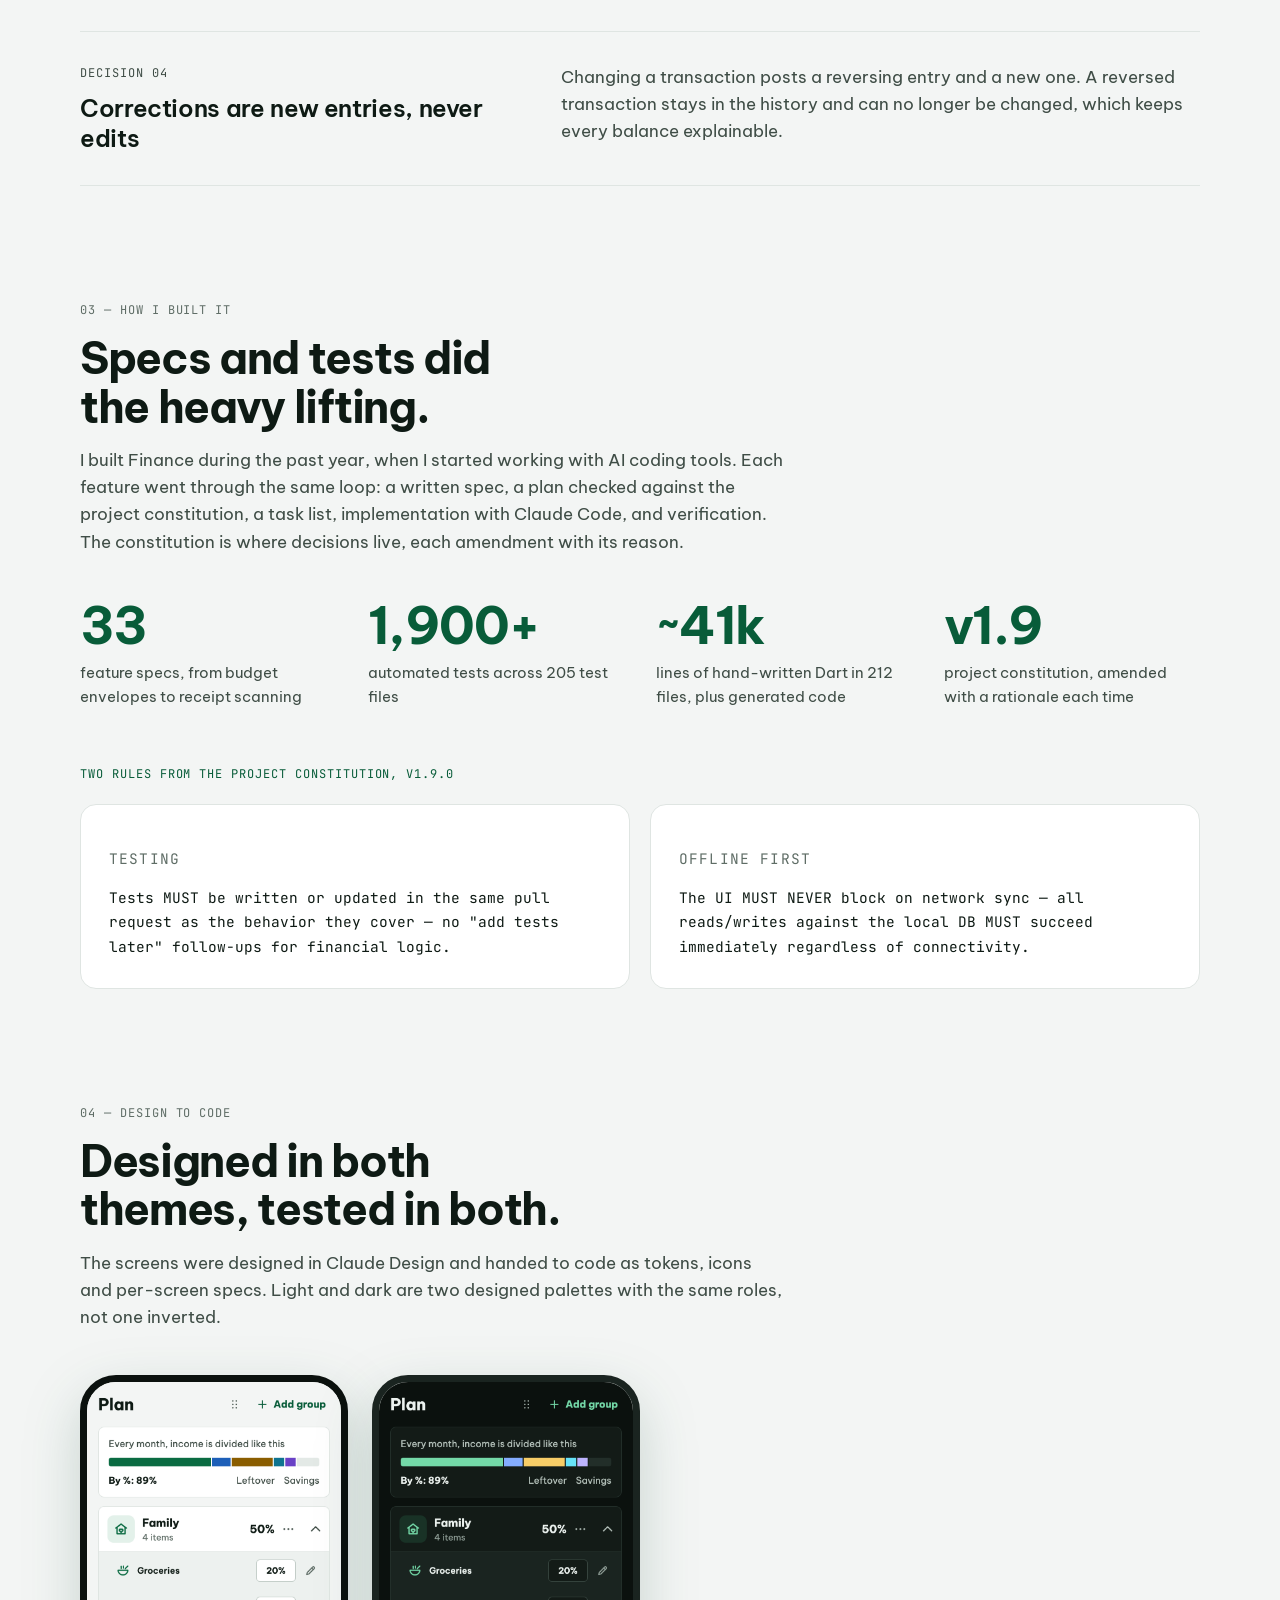
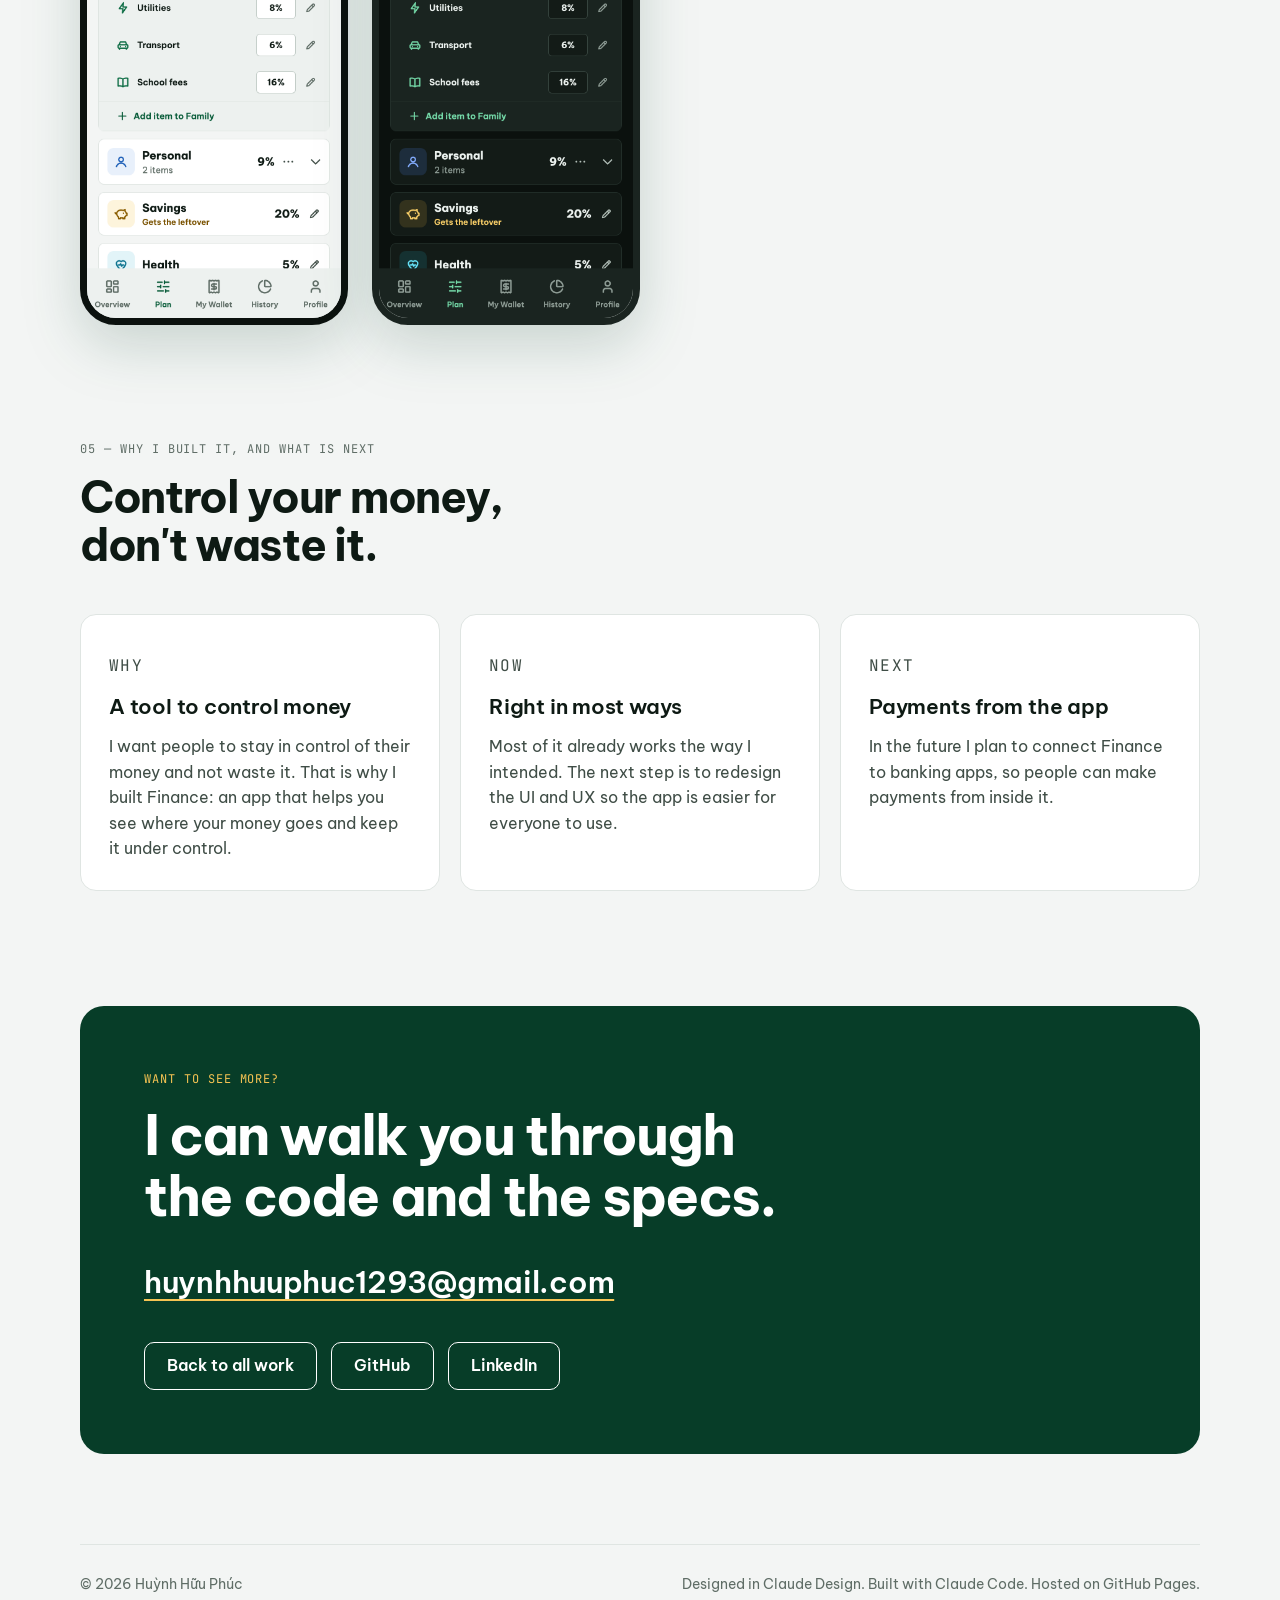
<file: finance/index.html>
<!doctype html>
<html lang="en">
<head>
<meta charset="utf-8">
<meta name="viewport" content="width=device-width, initial-scale=1">
<title>Finance: a personal finance manager, built spec first · Huỳnh Hữu Phúc</title>
<meta name="description" content="Case study: a personal finance management app for budgeting and expense control. Offline-first, in Vietnamese and English, on iOS, Android and the web, built with Flutter, a spec-first workflow and 1,900+ tests.">
<link rel="canonical" href="https://phuchuynh2712.github.io/my-portfolio/finance/">
<meta property="og:type" content="article">
<meta property="og:title" content="Finance: a personal finance manager, built spec first">
<meta property="og:description" content="Offline-first Flutter app on iOS, Android and the web. 33 feature specs, 1,900+ tests.">
<meta property="og:url" content="https://phuchuynh2712.github.io/my-portfolio/finance/">
<meta property="og:image" content="https://phuchuynh2712.github.io/my-portfolio/assets/img/og.png">
<meta property="og:image:width" content="1200">
<meta property="og:image:height" content="630">
<meta property="og:image:alt" content="Huỳnh Hữu Phúc, Senior Mobile Engineer: iOS, Android, Flutter. 10+ years, Ho Chi Minh City.">
<meta name="twitter:card" content="summary_large_image">
<meta name="twitter:image" content="https://phuchuynh2712.github.io/my-portfolio/assets/img/og.png">
<meta name="theme-color" content="#073d28">
<link rel="icon" href="../assets/img/favicon.svg" type="image/svg+xml">
<link rel="preconnect" href="https://fonts.googleapis.com">
<link rel="preconnect" href="https://fonts.gstatic.com" crossorigin>
<link rel="stylesheet" href="https://fonts.googleapis.com/css2?family=Be+Vietnam+Pro:wght@400;500;600;700&family=JetBrains+Mono:wght@400;500&display=swap">
<link rel="stylesheet" href="../assets/css/styles.css">
<script src="../assets/js/site.js"></script>
</head>
<body id="top">
<a class="skip-link" href="#main">Skip to content</a>

<header class="site-header">
  <div class="container">
    <div class="bar">
      <a class="brand" href="../">Huỳnh Hữu Phúc</a>
      <nav class="nav" aria-label="Main">
        <div class="nav-links">
          <a href="../#work">All work</a>
          <a href="#contact">Contact</a>
        </div>
        <button class="theme-toggle" id="theme-toggle" type="button" aria-label="Switch between light and dark theme">
          <svg class="icon-sun" width="20" height="20" viewBox="0 0 24 24" fill="none" stroke="currentColor" stroke-width="2" stroke-linecap="round" stroke-linejoin="round" aria-hidden="true"><circle cx="12" cy="12" r="4"/><path d="M12 2v2M12 20v2M4.9 4.9l1.4 1.4M17.7 17.7l1.4 1.4M2 12h2M20 12h2M4.9 19.1l1.4-1.4M17.7 6.3l1.4-1.4"/></svg>
          <svg class="icon-moon" width="20" height="20" viewBox="0 0 24 24" fill="none" stroke="currentColor" stroke-width="2" stroke-linecap="round" stroke-linejoin="round" aria-hidden="true"><path d="M21 12.8A9 9 0 1 1 11.2 3a7 7 0 0 0 9.8 9.8z"/></svg>
        </button>
        <a class="btn btn--ghost btn--small" href="#contact">Get in touch</a>
      </nav>
    </div>
  </div>
</header>

<main id="main">

<section class="cs-head container hero" aria-labelledby="cs-title">
  <div class="brandmark">
    <img src="../assets/img/ks-app-icon.png" width="72" height="72" alt="Finance app icon">
    <p class="mono mono--accent">Case study · Personal project · 2026</p>
  </div>
  <h1 id="cs-title">Finance: a personal finance manager, built spec first.</h1>
  <p class="lede">A finance management app for budgeting and expense control at home. Offline-first, in Vietnamese and English, on iOS, Android and the web. I built it end to end, with Claude Code and the Speckit framework.</p>
  <div class="facts">
    <div><p class="mono">Role</p><div>Product, architecture, development</div></div>
    <div><p class="mono">Timeline</p><div>July 2026 to now</div></div>
    <div><p class="mono">Platforms</p><div>iOS, Android, Web</div></div>
    <div><p class="mono">Stack</p><div>Flutter, Riverpod, Drift, Supabase</div></div>
  </div>
  <p class="status">Status: in active development. The source repository is private; I am happy to walk through the code on a call.</p>
</section>

<div class="cs-band">
  <div class="container">
    <div class="cs-shots">
      <img class="phone" src="../assets/img/ks-plan-light.png" width="820" height="1728" alt="Plan screen: monthly income divided across groups and items">
      <img class="phone" src="../assets/img/ks-overview-light.png" width="820" height="1728" alt="Overview screen: total balance, accounts and recent transactions">
      <img class="phone" src="../assets/img/ks-wallet-light.png" width="820" height="1728" alt="Wallet screen: balance per item, with income and expense actions">
      <img class="phone phone--dark" src="../assets/img/ks-overview-dark.png" width="820" height="1728" alt="Overview screen in dark theme">
    </div>
  </div>
</div>

<section class="section container" aria-labelledby="does-title">
  <div class="section-head">
    <p class="mono">01 — What it does</p>
    <h2 id="does-title">Every month, income is divided by a plan you set.</h2>
  </div>
  <div class="feature-grid">
    <article class="card feature"><p class="mono mono--accent">01</p><h3>A plan made of groups and items</h3><p>Each item takes a percentage or a fixed amount of income. One item is marked to receive whatever is left over, usually savings.</p></article>
    <article class="card feature"><p class="mono mono--accent">02</p><h3>Income allocates itself</h3><p>Record an income and the app splits it across the plan, so every item's balance is always current.</p></article>
    <article class="card feature"><p class="mono mono--accent">03</p><h3>Fast expense entry</h3><p>A number pad and a list of items, with a live note of what will be left after the transaction. On iOS and Android, receipts can be scanned on the device.</p></article>
    <article class="card feature"><p class="mono mono--accent">04</p><h3>History that stays honest</h3><p>A correction does not rewrite the past. It adds a reversing entry, so the audit trail stays intact and balances stay correct.</p></article>
    <article class="card feature"><p class="mono mono--accent">05</p><h3>Monthly reports</h3><p>Income, expense and spending by item for any month, with the same numbers the plan uses.</p></article>
    <article class="card feature"><p class="mono mono--accent">06</p><h3>Secured the way each platform allows</h3><p>Biometric sign-in, a PIN fallback and an inactivity lock, chosen by what the device can actually do.</p></article>
  </div>
  <p class="note">Also: Vietnamese and English, light and dark themes, and layouts for phone, tablet and web.</p>
</section>

<section class="section container" aria-labelledby="decisions-title">
  <div class="section-head">
    <p class="mono">02 — Decisions that shaped it</p>
    <h2 id="decisions-title">Four choices, and why I made them.</h2>
  </div>
  <div class="decisions">
    <div class="decision"><div><p class="mono mono--accent">Decision 01</p><h3>Local first, sync second</h3></div><p>Drift on SQLite holds the truth on the device; Supabase handles sign-in and realtime sync. Every screen reads from one local source, so the app is fast and works offline.</p></div>
    <div class="decision"><div><p class="mono mono--accent">Decision 02</p><h3>One layout system for phone, tablet and web</h3></div><p>Window width alone picks the layout, never the device type: a bottom bar on phones, a navigation rail from 600dp, and a capped content width on wide windows. The breakpoints live in one shared definition, and widget tests cover each layout. A permanent sidebar for large windows is specified for the redesign.</p></div>
    <div class="decision"><div><p class="mono mono--accent">Decision 03</p><h3>Security by capability, not by platform</h3></div><p>Biometrics where available. A phone or tablet without them gets a six-digit PIN: obvious ones like 123456 are refused, five wrong tries invalidate it, and it expires after a year. The web gets an inactivity lock plus the password, because a PIN would sit in the same browser storage as the session and add convenience, not protection.</p></div>
    <div class="decision"><div><p class="mono mono--accent">Decision 04</p><h3>Corrections are new entries, never edits</h3></div><p>Changing a transaction posts a reversing entry and a new one. A reversed transaction stays in the history and can no longer be changed, which keeps every balance explainable.</p></div>
  </div>
</section>

<section class="section container" aria-labelledby="built-title">
  <div class="section-head">
    <p class="mono">03 — How I built it</p>
    <h2 id="built-title">Specs and tests did the heavy lifting.</h2>
    <p class="intro">I built Finance during the past year, when I started working with AI coding tools. Each feature went through the same loop: a written spec, a plan checked against the project constitution, a task list, implementation with Claude Code, and verification. The constitution is where decisions live, each amendment with its reason.</p>
  </div>
  <div class="numbers">
    <div><div class="number">33</div><div class="number-label">feature specs, from budget envelopes to receipt scanning</div></div>
    <div><div class="number">1,900+</div><div class="number-label">automated tests across 205 test files</div></div>
    <div><div class="number">~41k</div><div class="number-label">lines of hand-written Dart in 212 files, plus generated code</div></div>
    <div><div class="number">v1.9</div><div class="number-label">project constitution, amended with a rationale each time</div></div>
  </div>
  <div class="quotes">
    <p class="mono mono--accent">Two rules from the project constitution, v1.9.0</p>
    <div class="quote-grid">
      <div class="card quote"><p class="mono">Testing</p><p>Tests MUST be written or updated in the same pull request as the behavior they cover — no "add tests later" follow-ups for financial logic.</p></div>
      <div class="card quote"><p class="mono">Offline first</p><p>The UI MUST NEVER block on network sync — all reads/writes against the local DB MUST succeed immediately regardless of connectivity.</p></div>
    </div>
  </div>
</section>

<section class="section container" aria-labelledby="design-title">
  <div class="section-head">
    <p class="mono">04 — Design to code</p>
    <h2 id="design-title">Designed in both themes, tested in both.</h2>
    <p class="intro">The screens were designed in Claude Design and handed to code as tokens, icons and per-screen specs. Light and dark are two designed palettes with the same roles, not one inverted.</p>
  </div>
  <div class="theme-grid">
    <img class="phone" src="../assets/img/ks-plan-light.png" width="820" height="1728" loading="lazy" alt="Plan screen, light theme">
    <img class="phone phone--dark" src="../assets/img/ks-plan-dark.png" width="820" height="1728" loading="lazy" alt="Plan screen, dark theme">
  </div>
</section>

<section class="section container" aria-labelledby="next-title">
  <div class="section-head">
    <p class="mono">05 — Why I built it, and what is next</p>
    <h2 id="next-title">Control your money, don't waste it.</h2>
  </div>
  <div class="feature-grid">
    <article class="card feature"><p class="mono mono--accent">Why</p><h3>A tool to control money</h3><p>I want people to stay in control of their money and not waste it. That is why I built Finance: an app that helps you see where your money goes and keep it under control.</p></article>
    <article class="card feature"><p class="mono mono--accent">Now</p><h3>Right in most ways</h3><p>Most of it already works the way I intended. The next step is to redesign the UI and UX so the app is easier for everyone to use.</p></article>
    <article class="card feature"><p class="mono mono--accent">Next</p><h3>Payments from the app</h3><p>In the future I plan to connect Finance to banking apps, so people can make payments from inside it.</p></article>
  </div>
</section>

<section class="container contact-wrap" id="contact" aria-labelledby="contact-title">
  <div class="contact">
    <p class="mono">Want to see more?</p>
    <h2 id="contact-title">I can walk you through the code and the specs.</h2>
    <a class="contact-mail" href="mailto:huynhhuuphuc1293@gmail.com">huynhhuuphuc1293@gmail.com</a>
    <div class="cta-row">
      <a class="btn btn--on-hero" href="../">Back to all work</a>
      <a class="btn btn--on-hero" href="https://github.com/phuchuynh2712" rel="me noopener">GitHub</a>
      <a class="btn btn--on-hero" href="https://www.linkedin.com/in/phuc-huynh-051a99437/" rel="me noopener">LinkedIn</a>
    </div>
  </div>
</section>

</main>

<footer class="site-footer">
  <div class="container">
    <div class="row">
      <span>© 2026 Huỳnh Hữu Phúc</span>
      <span>Designed in Claude Design. Built with Claude Code. Hosted on GitHub Pages.</span>
    </div>
  </div>
</footer>

</body>
</html>
</file>
<file: assets/css/styles.css>
/* Portfolio of Huỳnh Hữu Phúc. Palette comes from the Finance app's own tokens. */

:root {
  --ground: #f3f5f4;
  --panel: #ffffff;
  --ink: #0e1a14;
  --dim: #3f4d46;
  --faint: #5f6d66;
  --line: #dfe5e2;
  --tint: #e3e9e6;
  --hero: #073d28;
  --hero-ink: #ffffff;
  --hero-dim: #b9d6c8;
  --gold: #f6c453;
  --accent: #0a6b42;
  --accent-ink: #085c39;
  --accent-press: #075735;
  --on-accent: #ffffff;
  --bezel: #0b110e;
  --bezel-dark: #1a2420;
  --shadow: rgba(7, 61, 40, 0.18);
  --font: "Be Vietnam Pro", system-ui, -apple-system, "Segoe UI", sans-serif;
  --mono: "JetBrains Mono", ui-monospace, Menlo, Consolas, monospace;
  color-scheme: light;
}

@media (prefers-color-scheme: dark) {
  :root:not([data-theme="light"]) {
    --ground: #0b110e;
    --panel: #131b17;
    --ink: #ecf2ef;
    --dim: #b4c1ba;
    --faint: #8f9d96;
    --line: #24302b;
    --tint: #1a2420;
    --hero: #0f3326;
    --hero-dim: #a9c7b8;
    --accent: #3dbe80;
    --accent-ink: #74d9a8;
    --accent-press: #33a86f;
    --on-accent: #03140b;
    --bezel: #2a3630;
    --bezel-dark: #2a3630;
    --shadow: rgba(0, 0, 0, 0.45);
    color-scheme: dark;
  }
}

:root[data-theme="dark"] {
  --ground: #0b110e;
  --panel: #131b17;
  --ink: #ecf2ef;
  --dim: #b4c1ba;
  --faint: #8f9d96;
  --line: #24302b;
  --tint: #1a2420;
  --hero: #0f3326;
  --hero-dim: #a9c7b8;
  --accent: #3dbe80;
  --accent-ink: #74d9a8;
  --accent-press: #33a86f;
  --on-accent: #03140b;
  --bezel: #2a3630;
  --bezel-dark: #2a3630;
  --shadow: rgba(0, 0, 0, 0.45);
  color-scheme: dark;
}

*,
*::before,
*::after {
  box-sizing: border-box;
}

html {
  scroll-behavior: smooth;
  scroll-padding-top: 24px;
}

@media (prefers-reduced-motion: reduce) {
  html {
    scroll-behavior: auto;
  }
}

body {
  margin: 0;
  background: var(--ground);
  color: var(--ink);
  font-family: var(--font);
  font-size: 17px;
  line-height: 1.6;
  -webkit-font-smoothing: antialiased;
  overflow-x: hidden;
}

img {
  max-width: 100%;
}

a {
  color: var(--accent-ink);
  text-decoration: none;
}

a:hover {
  text-decoration: underline;
}

:focus-visible {
  outline: 3px solid var(--accent);
  outline-offset: 3px;
  border-radius: 4px;
}

h1,
h2,
h3,
p,
ul,
dl,
dd {
  margin: 0;
}

ul {
  list-style: none;
  padding: 0;
}

.skip-link {
  position: absolute;
  left: 12px;
  top: -60px;
  z-index: 10;
  background: var(--ink);
  color: var(--ground);
  padding: 10px 16px;
  border-radius: 8px;
  font-weight: 600;
}

.skip-link:focus {
  top: 12px;
}

.container {
  max-width: 1200px;
  margin: 0 auto;
  padding: 0 clamp(20px, 4vw, 40px);
}

.section {
  padding-top: clamp(72px, 9vw, 128px);
}

.mono {
  font-family: var(--mono);
  font-size: 12px;
  letter-spacing: 0.08em;
  text-transform: uppercase;
  color: var(--faint);
}

.mono--accent {
  color: var(--accent-ink);
}

/* Buttons */
.btn {
  display: inline-flex;
  align-items: center;
  justify-content: center;
  gap: 10px;
  min-height: 48px;
  padding: 0 22px;
  border-radius: 10px;
  font-weight: 600;
  font-size: 16px;
  border: 1.5px solid transparent;
  cursor: pointer;
}

.btn:hover {
  text-decoration: none;
}

.btn--primary {
  background: var(--accent);
  color: var(--on-accent);
}

.btn--primary:hover {
  background: var(--accent-press);
  color: var(--on-accent);
}

.btn--ghost {
  border-color: var(--ink);
  color: var(--ink);
}

.btn--ghost:hover {
  background: var(--ink);
  color: var(--ground);
}

.btn--small {
  min-height: 44px;
  padding: 0 18px;
  font-size: 15px;
}

.btn--on-hero {
  border-color: #ffffff;
  color: #ffffff;
}

.btn--on-hero:hover {
  background: #ffffff;
  color: #073d28;
}

/* Header */
.site-header .bar {
  display: flex;
  align-items: center;
  justify-content: space-between;
  gap: 24px;
  min-height: 84px;
}

.brand {
  color: var(--ink);
  font-weight: 700;
  font-size: 18px;
  letter-spacing: -0.01em;
}

.brand:hover {
  text-decoration: none;
}

.nav {
  display: flex;
  align-items: center;
  gap: 32px;
}

.nav-links {
  display: flex;
  align-items: center;
  gap: 32px;
}

.nav-links a {
  color: var(--dim);
  font-size: 15px;
  font-weight: 500;
}

.nav-links a:hover {
  color: var(--ink);
  text-decoration: none;
}

.theme-toggle {
  width: 44px;
  height: 44px;
  display: inline-flex;
  align-items: center;
  justify-content: center;
  border-radius: 10px;
  border: 1.5px solid var(--line);
  background: transparent;
  color: var(--ink);
  cursor: pointer;
}

.theme-toggle:hover {
  border-color: var(--ink);
}

.theme-toggle .icon-moon {
  display: none;
}

:root[data-theme="dark"] .theme-toggle .icon-sun {
  display: none;
}

:root[data-theme="dark"] .theme-toggle .icon-moon {
  display: block;
}

@media (prefers-color-scheme: dark) {
  :root:not([data-theme="light"]) .theme-toggle .icon-sun {
    display: none;
  }
  :root:not([data-theme="light"]) .theme-toggle .icon-moon {
    display: block;
  }
}

.brand,
.btn {
  white-space: nowrap;
}

@media (max-width: 720px) {
  .nav-links {
    display: none;
  }
  .nav {
    gap: 10px;
  }
  .site-header .bar {
    gap: 12px;
  }
  .brand {
    font-size: 17px;
  }
  .btn--small {
    padding: 0 14px;
  }
}

/* Headings */
h1 {
  font-size: clamp(38px, 5.2vw, 64px);
  line-height: 1.06;
  font-weight: 700;
  letter-spacing: -0.035em;
  text-wrap: balance;
}

h2 {
  font-size: clamp(30px, 3.6vw, 44px);
  line-height: 1.1;
  font-weight: 700;
  letter-spacing: -0.03em;
  text-wrap: balance;
}

.section-head h2 {
  margin-top: 14px;
  max-width: 22ch;
}

.section-head .intro {
  margin-top: 16px;
  color: var(--dim);
  max-width: 64ch;
  text-wrap: pretty;
}

/* Hero */
.hero {
  padding-top: clamp(24px, 4vw, 48px);
  padding-bottom: clamp(56px, 7vw, 96px);
}

.hero-grid {
  display: flex;
  flex-wrap: wrap;
  align-items: center;
  gap: 56px 64px;
}

.hero-text {
  flex: 1 1 520px;
  min-width: 0;
}

.hero-text h1 {
  margin-top: 20px;
}

.lede {
  margin-top: 24px;
  font-size: 19px;
  color: var(--dim);
  max-width: 56ch;
  text-wrap: pretty;
}

.cta-row {
  display: flex;
  flex-wrap: wrap;
  gap: 14px;
  margin-top: 36px;
}

.skills-line {
  margin-top: 40px;
  line-height: 1.9;
}

.hero-visual {
  flex: 1 1 400px;
  min-width: 0;
}

.hero-phones {
  display: flex;
  justify-content: center;
  align-items: flex-start;
}

.hero-phones .phone {
  width: min(270px, 46%);
  filter: drop-shadow(0 28px 36px var(--shadow));
}

.hero-phones .phone + .phone {
  margin: 72px 0 0 -28px;
}

.hero-caption {
  text-align: center;
  margin-top: 24px;
  font-size: 14px;
  color: var(--faint);
}

/* Device frame */
.phone {
  display: block;
  height: auto;
  border: 7px solid var(--bezel);
  border-radius: 36px;
  background: var(--bezel);
}

.phone--dark {
  border-color: var(--bezel-dark);
}

.phone--sm {
  border-width: 5px;
  border-radius: 26px;
}

/* Stats */
.stats {
  background: var(--hero);
  color: var(--hero-ink);
}

.stats-grid {
  display: grid;
  grid-template-columns: repeat(auto-fit, minmax(min(240px, 100%), 1fr));
  gap: 36px 32px;
  padding-top: clamp(40px, 5vw, 64px);
  padding-bottom: clamp(40px, 5vw, 64px);
}

.stat-num {
  font-size: clamp(40px, 4.6vw, 56px);
  font-weight: 700;
  letter-spacing: -0.03em;
  line-height: 1;
  color: var(--gold);
}

.stat-label {
  margin-top: 12px;
  color: var(--hero-dim);
  font-size: 15px;
  line-height: 1.5;
}

/* Cards and work */
.card {
  background: var(--panel);
  border: 1px solid var(--line);
  border-radius: 16px;
}

.featured {
  margin-top: 44px;
  overflow: hidden;
  display: flex;
  flex-wrap: wrap;
}

.featured-text {
  flex: 1 1 440px;
  min-width: 0;
  padding: clamp(28px, 3.4vw, 48px);
  display: flex;
  flex-direction: column;
  gap: 22px;
}

.featured-text h3 {
  font-size: clamp(30px, 3vw, 40px);
  font-weight: 700;
  letter-spacing: -0.03em;
  line-height: 1.1;
}

.featured-text p {
  color: var(--dim);
  text-wrap: pretty;
}

.featured-panel {
  flex: 1 1 440px;
  min-width: 0;
  background: var(--hero);
  min-height: 440px;
  overflow: hidden;
  padding: 40px 32px 0;
}

.featured-shots {
  display: grid;
  grid-template-columns: repeat(3, minmax(0, 1fr));
  gap: 16px;
  align-items: start;
  max-width: 560px;
  margin: 0 auto;
}

.featured-shots .phone {
  width: 100%;
}

.featured-shots .phone:nth-child(2) {
  margin-top: 40px;
}

.spec {
  display: grid;
  grid-template-columns: 84px 1fr;
  gap: 10px 16px;
  font-size: 15px;
  border-top: 1px solid var(--line);
  padding-top: 18px;
}

.spec dt {
  padding-top: 3px;
}

.projects {
  display: grid;
  grid-template-columns: repeat(auto-fit, minmax(min(340px, 100%), 1fr));
  gap: 24px;
  margin-top: 24px;
}

.project {
  overflow: hidden;
  display: flex;
  flex-direction: column;
}

.project-media {
  position: relative;
  background: var(--tint);
  height: 340px;
  overflow: hidden;
  display: flex;
  justify-content: center;
}

.project-media--phone {
  align-items: flex-start;
  padding-top: 44px;
}

.project-media--window {
  align-items: center;
}

.mock-badge {
  position: absolute;
  top: 12px;
  left: 12px;
  z-index: 1;
  background: var(--panel);
  color: var(--faint);
  padding: 3px 8px;
  border-radius: 6px;
  font-size: 11px;
}

.project-body {
  padding: clamp(24px, 2.4vw, 32px);
  display: flex;
  flex-direction: column;
  gap: 16px;
  flex: 1 1 auto;
}

.project-body h3 {
  font-size: 24px;
  font-weight: 700;
  letter-spacing: -0.02em;
  line-height: 1.2;
}

.project-body p {
  color: var(--dim);
  font-size: 16px;
  text-wrap: pretty;
}

.project-body .spec {
  grid-template-columns: 64px 1fr;
  gap: 10px 14px;
  padding-top: 16px;
  margin-top: auto;
}

/* Mockups (illustrations of client products) */
.mock-phone {
  width: 300px;
  height: 620px;
  flex: 0 0 auto;
}

.mock-scale {
  width: 325px;
  height: 220px;
  overflow: hidden;
}

.mock-scale > div {
  width: 560px;
  height: 380px;
  transform: scale(0.58);
  transform-origin: 0 0;
}

/* Process */
.process-grid {
  display: flex;
  flex-wrap: wrap;
  gap: 48px 72px;
}

.process-copy {
  flex: 1 1 360px;
  min-width: 0;
}

.process-copy h2 {
  margin-top: 14px;
}

.process-copy p {
  margin-top: 20px;
  color: var(--dim);
  text-wrap: pretty;
}

.proof {
  margin-top: 28px;
  display: flex;
  flex-wrap: wrap;
  gap: 10px 28px;
}

.steps {
  flex: 1.4 1 460px;
  min-width: 0;
  border-bottom: 1px solid var(--line);
}

.step {
  display: grid;
  grid-template-columns: 56px 1fr;
  gap: 0 16px;
  padding: 24px 0;
  border-top: 1px solid var(--line);
}

.step .mono {
  padding-top: 6px;
  color: var(--accent-ink);
}

.step h3 {
  font-size: 20px;
  font-weight: 600;
}

.step p {
  margin-top: 6px;
  color: var(--dim);
  text-wrap: pretty;
}

/* Toolbox */
.toolbox {
  display: grid;
  grid-template-columns: repeat(auto-fit, minmax(min(250px, 100%), 1fr));
  gap: 40px 32px;
  margin-top: 44px;
}

.toolbox ul {
  margin-top: 16px;
  display: flex;
  flex-direction: column;
  gap: 8px;
}

.note {
  margin-top: 36px;
  color: var(--faint);
  font-size: 15px;
}

/* Experience */
.timeline {
  margin-top: 44px;
  border-bottom: 1px solid var(--line);
}

.role {
  display: flex;
  flex-wrap: wrap;
  gap: 8px 48px;
  padding: 28px 0;
  border-top: 1px solid var(--line);
}

.role .when {
  flex: 0 0 160px;
  padding-top: 6px;
}

.role .what {
  flex: 1 1 420px;
  min-width: 0;
}

.role h3 {
  font-size: 20px;
  font-weight: 600;
}

.role p {
  margin-top: 8px;
  color: var(--dim);
  max-width: 64ch;
  text-wrap: pretty;
}

/* Contact */
.contact {
  background: var(--hero);
  color: var(--hero-ink);
  border-radius: 24px;
  padding: clamp(32px, 5vw, 72px);
}

.contact h2 {
  margin-top: 16px;
  max-width: 18ch;
  font-size: clamp(32px, 4.4vw, 56px);
  line-height: 1.08;
  letter-spacing: -0.035em;
}

.contact .mono {
  color: var(--gold);
}

.contact-mail {
  display: inline-block;
  margin-top: 32px;
  color: #ffffff;
  font-size: clamp(20px, 2.6vw, 30px);
  font-weight: 600;
  letter-spacing: -0.01em;
  text-decoration: underline;
  text-underline-offset: 6px;
  text-decoration-thickness: 2px;
  text-decoration-color: var(--gold);
  overflow-wrap: anywhere;
}

.contact-mail:hover {
  color: #ffffff;
}

.contact .cta-row {
  margin-top: 36px;
}

.contact-wrap {
  padding-top: clamp(72px, 9vw, 128px);
  padding-bottom: clamp(56px, 7vw, 96px);
}

/* Footer */
.site-footer .row {
  display: flex;
  flex-wrap: wrap;
  justify-content: space-between;
  gap: 12px 32px;
  border-top: 1px solid var(--line);
  padding-top: 28px;
  padding-bottom: 48px;
  color: var(--faint);
  font-size: 14px;
}

/* Case study */
.cs-head .brandmark {
  display: flex;
  align-items: center;
  gap: 18px;
}

.cs-head .brandmark img {
  width: 72px;
  height: 72px;
  border-radius: 17px;
  box-shadow: 0 8px 20px var(--shadow);
}

.cs-head h1 {
  margin-top: 28px;
  max-width: 18ch;
  font-size: clamp(38px, 5.4vw, 68px);
  line-height: 1.05;
}

.cs-head .lede {
  font-size: 20px;
  max-width: 60ch;
}

.facts {
  display: grid;
  grid-template-columns: repeat(auto-fit, minmax(min(230px, 100%), 1fr));
  gap: 28px 32px;
  margin-top: 48px;
  padding-top: 28px;
  border-top: 1px solid var(--line);
}

.facts div div {
  margin-top: 8px;
}

.status {
  margin-top: 28px;
  color: var(--faint);
  font-size: 15px;
  max-width: 70ch;
}

.cs-band {
  background: var(--hero);
}

.cs-band .container {
  height: clamp(380px, 46vw, 620px);
  overflow: hidden;
  padding-top: clamp(40px, 5vw, 72px);
}

.cs-shots {
  display: grid;
  grid-template-columns: repeat(auto-fit, minmax(min(200px, 100%), 1fr));
  gap: 24px;
  align-items: start;
}

.cs-shots .phone {
  width: 100%;
}

.cs-shots .phone:nth-child(even) {
  margin-top: 48px;
}

.feature-grid {
  display: grid;
  grid-template-columns: repeat(auto-fit, minmax(min(340px, 100%), 1fr));
  gap: 20px;
  margin-top: 44px;
}

.feature {
  padding: 28px;
}

.feature h3 {
  margin-top: 12px;
  font-size: 21px;
  font-weight: 600;
  letter-spacing: -0.01em;
}

.feature p {
  margin-top: 10px;
  color: var(--dim);
  font-size: 16px;
  text-wrap: pretty;
}

.decisions {
  margin-top: 44px;
  border-bottom: 1px solid var(--line);
}

.decision {
  display: flex;
  flex-wrap: wrap;
  gap: 12px 56px;
  padding: 32px 0;
  border-top: 1px solid var(--line);
}

.decision > div {
  flex: 1 1 300px;
  min-width: 0;
}

.decision h3 {
  margin-top: 10px;
  font-size: 24px;
  font-weight: 600;
  letter-spacing: -0.015em;
  line-height: 1.25;
}

.decision p {
  flex: 1.6 1 440px;
  min-width: 0;
  color: var(--dim);
  text-wrap: pretty;
}

.numbers {
  display: grid;
  grid-template-columns: repeat(auto-fit, minmax(min(240px, 100%), 1fr));
  gap: 32px;
  margin-top: 44px;
}

.number {
  font-size: clamp(36px, 4vw, 52px);
  font-weight: 700;
  letter-spacing: -0.03em;
  line-height: 1;
  color: var(--accent-ink);
}

.number-label {
  margin-top: 10px;
  color: var(--dim);
  font-size: 15px;
}

.quotes {
  margin-top: 56px;
}

.quote-grid {
  display: grid;
  grid-template-columns: repeat(auto-fit, minmax(min(340px, 100%), 1fr));
  gap: 20px;
  margin-top: 20px;
}

.quote {
  padding: 28px;
}

.quote p {
  margin-top: 14px;
  font-family: var(--mono);
  font-size: 14.5px;
  line-height: 1.7;
  text-wrap: pretty;
}

.theme-grid {
  display: grid;
  grid-template-columns: repeat(auto-fit, minmax(min(200px, 100%), 1fr));
  gap: 24px;
  margin-top: 44px;
  align-items: start;
  max-width: 560px;
}

.theme-grid .phone {
  width: 100%;
  filter: drop-shadow(0 20px 28px var(--shadow));
}

/* Process (single column) */
.process-copy h2 {
  max-width: 22ch;
}

.process-copy p {
  max-width: 64ch;
}

.process-copy .proof {
  margin-top: 28px;
  max-width: none;
}

.process-copy .process-link {
  margin-top: 24px;
  font-weight: 600;
}

/* About */
.about {
  display: flex;
  flex-wrap: wrap;
  align-items: center;
  gap: 40px clamp(32px, 5vw, 72px);
}

.about img {
  flex: 0 0 auto;
  width: min(280px, 100%);
  height: auto;
  display: block;
  border-radius: 20px;
  border: 1px solid var(--line);
  background: #ffffff;
}

.about-text {
  flex: 1 1 420px;
  min-width: 0;
}

.about-text h2 {
  margin-top: 14px;
}

.about-text p + p {
  margin-top: 16px;
}

.about-text p:not(.mono) {
  margin-top: 20px;
  color: var(--dim);
  max-width: 60ch;
  text-wrap: pretty;
}

.about-text p:not(.mono) + p {
  margin-top: 16px;
}

/* Contact additions */
.contact-note {
  margin-top: 20px;
  color: var(--hero-dim);
  font-size: 18px;
}

.btn--light {
  background: #ffffff;
  color: #073d28;
}

.btn--light:hover {
  background: #e3e9e6;
  color: #073d28;
}

/* Plain text pages */
.not-found {
  padding: 96px 0;
  text-align: center;
}

.not-found h1 {
  margin: 16px auto 0;
  max-width: 14ch;
}

.not-found p {
  margin: 20px auto 32px;
  color: var(--dim);
}
</file>
